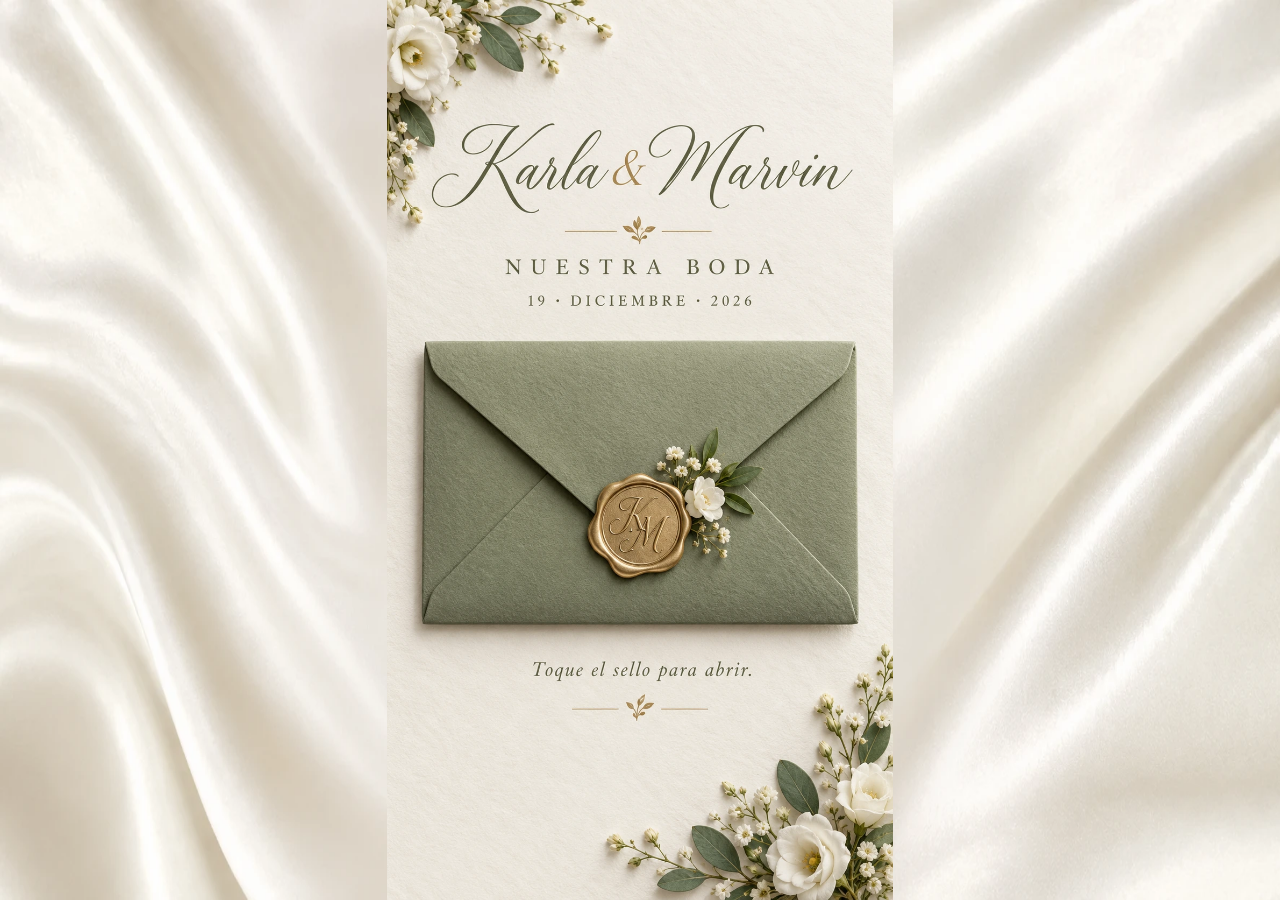
<file: index.html>
<!doctype html><html lang="es"><head><meta charset="utf-8"><meta name="viewport" content="width=device-width,initial-scale=1"><meta name="theme-color" content="#f8f5ed"><meta name="description" content="Karla Monge y Marvin Reyes · Nuestra boda · 19 de diciembre de 2026"><title>Karla & Marvin · Nuestra boda</title><link rel="preload" as="image" href="sobre-v2.webp"><link rel="preload" as="image" href="compromiso-original-v2.jpg"><link rel="stylesheet" href="style-satin.css?v=8"><link rel="stylesheet" href="invitation-cloud.css?v=1"><script src="invitation-cloud.js?v=3" defer></script><link rel="canonical" href="https://noahlab2026.github.io/invitacion-boda-karla-y-marvin/"><meta property="og:type" content="website"><meta property="og:locale" content="es_SV"><meta property="og:site_name" content="Nuestra boda · Karla y Marvin"><meta property="og:title" content="Estás invitado a nuestra boda · Karla y Marvin"><meta property="og:description" content="19 de diciembre de 2026 · Con el corazón lleno de amor, queremos compartir este día contigo. Toca para abrir nuestra invitación."><meta property="og:url" content="https://noahlab2026.github.io/invitacion-boda-karla-y-marvin/?sobre=20261103"><meta property="og:image" content="https://noahlab2026.github.io/invitacion-boda-karla-y-marvin/sobre-whatsapp.jpg"><meta property="og:image:secure_url" content="https://noahlab2026.github.io/invitacion-boda-karla-y-marvin/sobre-whatsapp.jpg"><meta property="og:image:type" content="image/jpeg"><meta property="og:image:width" content="941"><meta property="og:image:height" content="1672"><meta property="og:image:alt" content="Sobre verde salvia con sello dorado y flores blancas. Boda de Karla y Marvin, 19 de diciembre de 2026."><meta name="twitter:card" content="summary_large_image"><meta name="twitter:title" content="Estás invitado a nuestra boda · Karla y Marvin"><meta name="twitter:description" content="19 de diciembre de 2026 · Toca para abrir nuestra invitación."><meta name="twitter:image" content="https://noahlab2026.github.io/invitacion-boda-karla-y-marvin/sobre-whatsapp.jpg"><style id="croquis-waze-layout">#croquis{aspect-ratio:100/168}#croquis .waze-link{flex-shrink:0;margin-top:2cqw;min-height:9cqw;font-size:3.2cqw;padding:1.5cqw 5cqw}</style></head><body class="closed"><svg class="floral-filter-defs" aria-hidden="true" width="0" height="0" style="position:absolute;pointer-events:none"><defs><filter id="floral-edge-clean" x="-10%" y="-10%" width="120%" height="120%"><feMorphology in="SourceAlpha" operator="erode" radius=".18" result="inner"/><feGaussianBlur in="inner" stdDeviation=".26" result="soft"/><feComposite in="SourceGraphic" in2="soft" operator="in"/></filter></defs></svg><audio id="music" src="all-of-me.mp3" preload="auto" loop></audio>
<div id="entrance" class="entrance"><div class="entrance-art original-envelope-scene"><div class="physical-envelope" aria-hidden="true"><div class="envelope-back"></div><div class="envelope-insert"><div class="flower-corner top-left" aria-hidden="true"></div><div class="flower-corner bottom-right" aria-hidden="true"></div><span class="insert-kicker">Nuestro para siempre</span><img src="compromiso-original-v2.jpg" alt=""><span>Karla <span class="normal-amp">&amp;</span> Marvin</span></div><div class="envelope-flap"></div><div class="envelope-pocket"></div></div><img class="original-envelope-image" src="sobre-v2.webp" alt="Karla y Marvin. Nuestra boda, 19 de diciembre de 2026. Sobre verde salvia con sello de cera dorado. Toque el sello para abrir." width="941" height="1672"><button id="seal" aria-label="Abrir la invitación de Karla y Marvin"><span class="sr-only">Abrir el sobre</span></button></div></div>
<main id="invitation" hidden><section id="engagement-intro" class="engagement-intro art-panel live-sheet photo-sheet" aria-label="Nuestra boda"><div class="engagement-card">
<div class="engagement-frame"><svg class="photo-wave" role="img" aria-labelledby="photo-description" preserveAspectRatio="none"><title id="photo-description">El momento en que Marvin le propuso matrimonio a Karla, junto al mar</title><defs><filter primitiveUnits="objectBoundingBox" id="wave-soft-edge" x="-10%" y="-10%" width="120%" height="120%"><feGaussianBlur stdDeviation=".012"/></filter><filter id="photo-side-softness" x="-20%" y="-20%" width="140%" height="140%"><feGaussianBlur stdDeviation="18"/></filter><mask id="wave-photo-mask" maskUnits="objectBoundingBox" maskContentUnits="objectBoundingBox" x="0" y="0" width="1" height="1"><path fill="white" filter="url(#wave-soft-edge)" d="M-.06 .045 C.15 -.015 .29 .105 .5 .055 C.72 .005 .86 .07 1.06 .035 L1.06 .95 C.8 .88 .59 1.014 .333 .957 C.167 .919 .056 .929 -.06 .957 Z"><animate attributeName="d" dur="11s" repeatCount="indefinite" values="M-.06 .045 C.15 -.015 .29 .105 .5 .055 C.72 .005 .86 .07 1.06 .035 L1.06 .95 C.8 .88 .59 1.014 .333 .957 C.167 .919 .056 .929 -.06 .957 Z;M-.06 .065 C.15 .105 .29 -.015 .5 .045 C.72 .09 .86 .005 1.06 .06 L1.06 .967 C.8 1.005 .59 .905 .333 .94 C.167 .986 .056 .971 -.06 .943 Z;M-.06 .045 C.15 -.015 .29 .105 .5 .055 C.72 .005 .86 .07 1.06 .035 L1.06 .95 C.8 .88 .59 1.014 .333 .957 C.167 .919 .056 .929 -.06 .957 Z" calcMode="spline" keyTimes="0;.5;1" keySplines=".42 0 .58 1;.42 0 .58 1"/></path></mask></defs><g mask="url(#wave-photo-mask)"><image class="photo-backdrop" href="compromiso-original-v2.jpg" width="100%" height="100%" preserveAspectRatio="xMidYMid slice" filter="url(#photo-side-softness)" opacity=".32"/><image class="photo-original" href="compromiso-original-v2.jpg" width="100%" height="100%" preserveAspectRatio="xMidYMax slice"/></g></svg></div>
<div class="intro-copy" id="home" tabindex="-1"><div class="flower-corner top-left" aria-hidden="true"></div><div class="flower-corner bottom-right" aria-hidden="true"></div><p class="opening-copy intro-word">Con el corazón lleno de amor queremos invitarte al día más importante de nuestras vidas.</p><p class="cover-celebration intro-word">Nuestra boda</p><h1 class="intro-names intro-word">Karla <span class="normal-amp">&amp;</span> Marvin</h1><p class="cover-full-names intro-word">Karla Monge · Marvin Reyes</p><div class="gold-rule" aria-hidden="true">♡</div><button id="continue-invitation" hidden class="intro-button" aria-label="Desliza hacia arriba o toca para seguir leyendo">Desliza <span class="swipe-arrow" aria-hidden="true">↑</span></button></div></div></section>





<div class="invitation-sheet"><section id="story" class="art-panel live-sheet animated-sheet " style="--ratio:.66666667"><div class="sheet-content"><p class="eyebrow">Con la bendición de Dios</p><div class="gold-rule" aria-hidden="true">♡</div><blockquote>“Así que ya no son dos, sino uno solo. Por tanto, lo que Dios ha unido, que no lo separe nadie.”</blockquote><p class="verse-reference">Mateo 19:6</p></div></section></div>
<div class="invitation-sheet"><section id="details" class="art-panel live-sheet animated-sheet " style="--ratio:.66666667"><div class="sheet-content"><h2>Reserve este día</h2><p class="date-day">Sábado</p><p class="date-number">19</p><p class="date-month">Diciembre · 2026</p><p class="date-hour">4:45 p. m.</p><div class="gold-rule" aria-hidden="true">♡</div><div class="countdown" aria-label="Cuenta regresiva hasta la boda"><div><b id="days">00</b><span>DÍAS</span></div><div><b id="hours">00</b><span>HORAS</span></div><div><b id="minutes">00</b><span>MINUTOS</span></div><div><b id="seconds">00</b><span>SEGUNDOS</span></div></div><p class="sheet-copy" id="countdown-caption">Cada vez más cerca de nuestro gran día.</p><a class="elegant-button" href="boda-karla-marvin.ics" download="Boda-Karla-Marvin.ics">Guardar fecha</a></div></section></div>
<div class="invitation-sheet"><section id="venue" class="art-panel live-sheet" style="--ratio:0.66666667"><div class="sheet-content"><p class="eyebrow">Nuestro lugar especial</p><h2>Aquí celebraremos<br>nuestro sí</h2><div class="gold-rule" aria-hidden="true">♡</div><h3>Cabañas<br>Vistas del Volcán</h3><div class="event-times"><div><span>Ceremonia<br>civil-religiosa</span><strong>4:45</strong><small>p. m.</small></div><div><span>Recepción</span><strong>5:45</strong><small>p. m.</small></div></div><p class="sheet-copy venue-address">Kilómetro 18½, calle al Boquerón,<br>El Boquerón, Santa Tecla.</p><p class="sheet-copy">La ceremonia y la recepción<br>serán en el mismo lugar.</p><a class="elegant-button" href="https://www.google.com/maps/search/?api=1&amp;query=13.721517%2C-89.273716" target="_blank" rel="noopener">Cómo llegar <span aria-hidden="true">↗</span></a></div></section></div>
<div class="invitation-sheet"><section id="croquis" class="art-panel live-sheet animated-sheet croquis-sheet" style="--ratio:.66666667"><div class="sheet-content"><h2>Nuestro croquis</h2><button id="open-croquis" class="croquis-sheet-preview" type="button" aria-haspopup="dialog" aria-label="Ampliar croquis de Vistas del Volcán"><img src="croquis-vistas-volcan.jpg" alt="Croquis de Vistas del Volcán con referencias para llegar desde la calle al Boquerón."></button><p class="sheet-copy">Kilómetro 18½, calle al Boquerón,<br>El Boquerón, Santa Tecla.</p><a class="elegant-button waze-link" href="https://www.waze.com/ul?ll=13.721517%2C-89.273716&amp;navigate=yes" target="_blank" rel="noopener">Abrir en Waze <span aria-hidden="true">↗</span></a></div></section></div>
<div class="invitation-sheet"><section id="itinerary" class="art-panel live-sheet animated-sheet " style="--ratio:.66666667"><div class="sheet-content"><h2>Así viviremos<br>este día</h2><p class="itinerary-date">19 de diciembre de 2026</p><ol class="timeline-list"><li><span class="timeline-icon" aria-hidden="true" style="--icon-y:42.2cqw"></span><time>4:45 <small>p. m.</small></time><span>Ceremonia</span></li><li><span class="timeline-icon" aria-hidden="true" style="--icon-y:56.3cqw"></span><time>5:45 <small>p. m.</small></time><span>Cóctel y fotos</span></li><li><span class="timeline-icon" aria-hidden="true" style="--icon-y:71cqw"></span><time>6:15 <small>p. m.</small></time><span>Brindis</span></li><li><span class="timeline-icon" aria-hidden="true" style="--icon-y:85.5cqw"></span><time>6:20 <small>p. m.</small></time><span>Cena</span></li><li><span class="timeline-icon" aria-hidden="true" style="--icon-y:100.3cqw"></span><time>7:00 <small>p. m.</small></time><span>Fiesta</span></li><li><span class="timeline-icon" aria-hidden="true" style="--icon-y:114.5cqw"></span><time>9:00 <small>p. m.</small></time><span>Pastel</span></li><li><span class="timeline-icon" aria-hidden="true" style="--icon-y:129.5cqw"></span><time>10:45 <small>p. m.</small></time><span>Fin del evento</span></li></ol></div></section></div>
<div class="invitation-sheet"><section id="dress" class="art-panel live-sheet animated-sheet " style="--ratio:.66666667"><div class="sheet-content"><p class="eyebrow">Para una noche especial</p><h2>Vestimenta formal</h2><div class="dress-figures" role="img" aria-label="Figuras de vestido y traje de vestimenta formal, sin rellenos de color"></div><p class="sheet-copy">No olvides tu abrigo.</p></div></section></div>
<div class="invitation-sheet"><section id="adults" class="art-panel live-sheet animated-sheet " style="--ratio:.66666667"><div class="sheet-content"><p class="eyebrow">Una celebración especial</p><h2>Solo para adultos</h2><div class="gold-rule" aria-hidden="true">♡</div><p class="adults-copy">Queremos que disfrutes con nosotros sin preocupaciones, por lo que el evento es exclusivamente para adultos. ¡Gracias por tu comprensión y amor!</p></div></section></div>
<div class="invitation-sheet"><section id="gifts" class="art-panel live-sheet" style="--ratio:0.66666667"><div class="sheet-content"><p class="eyebrow">Un detalle con amor</p><h2>Regalos de sobre</h2><div class="gold-rule" aria-hidden="true">♡</div><div class="gift-envelope" aria-hidden="true"><span>♡</span></div><p class="sheet-copy">Tu presencia es nuestro mejor regalo.</p><p class="sheet-copy">Si deseas tener un detalle con nosotros,<br>agradeceremos tu regalo de sobre.</p><p class="script-note">Gracias por acompañarnos</p></div></section></div>
<div class="invitation-sheet"><section id="rsvp" class="art-panel live-sheet" style="--ratio:0.66666667"><div class="sheet-content"><p class="eyebrow">Nos encantará tenerte cerca</p><h2>Un lugar<br>especial para ti</h2><div class="gold-rule" aria-hidden="true">♡</div><p class="sheet-copy" id="reservation-copy">Estamos muy felices de poder compartir este día contigo, por ser un evento íntimo y especial hemos reservado exclusivamente 1 espacio para ti.</p><p class="reserved-spaces"><strong id="reserved-count">1</strong><span id="reserved-label">espacio reservado para ti</span></p><p class="rsvp-deadline">Confirma tu asistencia a más tardar el<br><strong><time datetime="2026-12-01">1 de diciembre de 2026</time></strong>.</p><a id="confirm-link" class="elegant-button" href="https://wa.me/50373171809?text=%C2%A1Hola!%20Confirmo%20mi%20asistencia%20a%20la%20boda%20de%20Karla%20y%20Marvin.%20Tengo%201%20espacio%20reservado.%20%F0%9F%A4%8D" target="_blank" rel="noopener">Confirmar asistencia <span aria-hidden="true">↗</span></a><button id="open-letter" class="letter-button" aria-haspopup="dialog" aria-controls="personal-letter" aria-label="Toca el sobre para leer la carta de Karla y Marvin" title="Toca el sobre para leer la carta"><span class="mini-envelope" aria-hidden="true"><span class="mini-wax">♡</span><span class="tap-cue"><svg viewBox="0 0 24 24" fill="none" stroke="currentColor" stroke-width="1.4" stroke-linecap="round" stroke-linejoin="round"><path d="M8 13V5a2 2 0 0 1 4 0v7m0-3a2 2 0 0 1 3 1v2m0-1a2 2 0 0 1 3 1v2m0-1a2 2 0 0 1 3 1v4c0 3-2 5-5 5h-3c-2 0-3-1-4-3l-4-6a2 2 0 0 1 3-2l1 2"/></svg></span></span></button></div></section></div>
<div class="invitation-sheet"><footer class="art-panel live-sheet animated-sheet closing-sheet" style="--ratio:.66666667"><div class="sheet-content"><p class="eyebrow">Con todo nuestro cariño</p><h2>Gracias por acompañarnos<br>en nuestro para siempre</h2><div class="gold-rule" aria-hidden="true">♡</div><p class="closing-names">Karla <span class="normal-amp">&amp;</span> Marvin</p><p class="cover-date">19 de diciembre de 2026</p><button id="close-invitation" class="elegant-button close-invitation" type="button">Cerrar invitación <span aria-hidden="true">✉</span></button><p class="close-invitation-note">Volver al sobre</p></div></footer></div></main><dialog id="personal-letter" aria-labelledby="letter-title"><div class="letter-scene"><button class="close-letter" id="close-letter" aria-label="Cerrar la carta" autofocus>×</button><div class="letter-envelope" aria-hidden="true"><span>♡</span></div><article class="personal-paper"><div class="flower-corner top-left" aria-hidden="true"></div><div class="flower-corner bottom-right" aria-hidden="true"></div><p class="letter-kicker">Con mucho cariño</p><h2 id="letter-title">Para ti</h2><div class="gold-rule" aria-hidden="true">♡</div><p id="letter-message">Hay personas que hacen nuestra historia más bonita. Tú eres una de ellas y nos encantará tenerte cerca al comenzar esta nueva etapa.</p><p class="letter-signature">Karla <span class="normal-amp">&amp;</span> Marvin</p><p class="letter-date">19 de diciembre de 2026</p></article></div></dialog><dialog id="venue-croquis" aria-label="Croquis de Vistas del Volcán"><button id="close-croquis" class="close-letter" aria-label="Cerrar croquis">×</button><img src="croquis-vistas-volcan.jpg" alt="Croquis: Vistas del Volcán, kilómetro 18 y medio, calle al Boquerón, Santa Tecla; referencias Casa del Árbol, Linda Vista Garden, Volcatenango y Montemilia."><p>Kilómetro 18½, calle al Boquerón, Santa Tecla.</p></dialog><script src="invitation-config.js?v=1"></script><script src="app.js?v=20"></script></body></html>
</file>
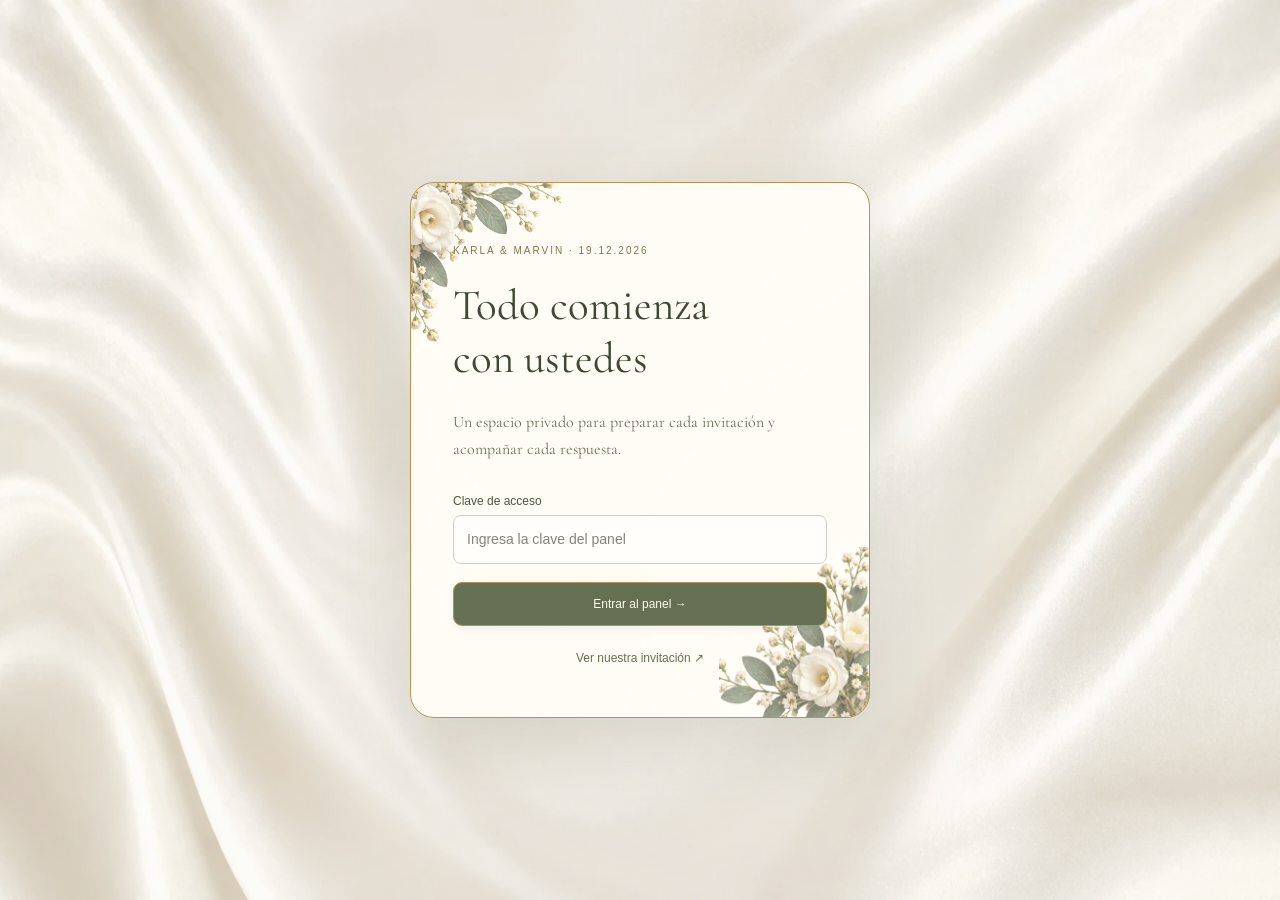
<file: panel.html>
<!doctype html><html lang="es"><head><meta charset="utf-8"><meta name="viewport" content="width=device-width,initial-scale=1"><meta name="robots" content="noindex,nofollow"><meta name="referrer" content="no-referrer"><title>Nuestra boda · Panel de invitados</title><link rel="stylesheet" href="panel.css?v=4"><script src="xlsx.full.min.js" defer></script><script src="panel.js?v=8" defer></script><style>#delete-dialog{max-width:min(92vw,480px)}#delete-dialog p{line-height:1.6}#delete-dialog .actions{margin-top:24px;gap:12px}#delete-dialog .primary,#delete-invitation{color:#fff;background:#8b4242;border-color:#8b4242}</style></head><body><section id="login-screen" class="login-screen"><div class="login-card"><p class="tiny">KARLA & MARVIN · 19.12.2026</p><h1>Todo comienza<br>con ustedes</h1><p>Un espacio privado para preparar cada invitación y acompañar cada respuesta.</p><form id="login-form"><label>Clave de acceso<input id="access-key" type="password" autocomplete="current-password" maxlength="1024" required placeholder="Ingresa la clave del panel"></label><button class="primary" id="login-button">Entrar al panel →</button><p id="login-error" role="alert"></p></form><a href="./" class="login-link" target="_blank" rel="noopener">Ver nuestra invitación ↗</a></div></section><main class="shell" id="panel-shell" hidden><nav class="panel-nav" aria-label="Panel de invitados"><a class="brand" href="#summary-section">Karla <span>&amp;</span><br>Marvin<small>NUESTRA BODA · 19.12.2026</small></a><div><a href="#summary-section">⌂ &nbsp; Resumen</a><a href="#guest-section">♧ &nbsp; Invitados y respuestas</a><a href="#create-section">＋ &nbsp; Nueva invitación</a><a href="#import-section">⇅ &nbsp; Mi lista y respaldos</a><a href="./" target="_blank" rel="noopener">↗ &nbsp; Ver invitación</a><button id="logout">Cerrar sesión</button></div><span class="nav-ornament" aria-hidden="true">❧ ♡ ❧</span></nav><header><a class="preview" href="#create-section">＋ Nueva invitación</a><p class="tiny">CADA INVITADO, PARTE DE NUESTRA HISTORIA</p><h1>Nuestros invitados</h1><p class="subtitle">Cada detalle para nuestro gran día · Karla &amp; Marvin</p><div class="divider">♡</div></header><div class="storage"><div><span class="status-dot"></span><strong id="sync-status">Conectando</strong><span id="sync-time"></span></div><button id="refresh">↻ Actualizar respuestas</button></div>
<div class="stats" id="summary-section"><div class="card"><span>Enlaces creados</span><strong id="total">0</strong></div><div class="card"><span>Personas confirmadas</span><strong id="confirmed">0</strong></div><div class="card"><span>Invitaciones pendientes</span><strong id="pending">0</strong></div><div class="card"><span>No asistirán</span><strong id="declined-total">0</strong></div></div>

<section class="card list" id="guest-section"><div class="section-head"><h2>Lista de invitados</h2><button id="export-list">↓ Exportar Excel</button></div><div class="list-tools"><div class="filters" role="group" aria-label="Filtrar invitaciones"><button data-filter="all" class="active">Todas</button><button data-filter="pending">Pendientes</button><button data-filter="confirmed">Confirmadas</button><button data-filter="declined">No asistirán</button><button data-filter="archived">Archivadas</button></div><input id="search" type="search" placeholder="Buscar nombre o código" aria-label="Buscar nombre o código"></div><div class="table-wrap"><table><thead><tr><th>Invitación</th><th>Espacios</th><th>Estado</th><th>Respuesta</th><th>Acciones</th></tr></thead><tbody id="rows"></tbody></table></div><p id="empty" class="empty">Aquí comenzará la lista de quienes compartirán este día con ustedes.</p><p class="hint">Después de enviar por WhatsApp, pulsa «Marcar enviada». Puedes marcar también las invitaciones que ya compartiste. El estado de envío es independiente de la respuesta de asistencia. Las respuestas se guardan desde la invitación. Pulsa Actualizar respuestas para ver las más recientes; también puedes registrarlas manualmente.</p></section>
<section class="card create" id="create-section"><h2><span class="icon">⌁</span> Nueva invitación</h2><div class="create-grid"><form id="create-form"><div class="field-grid"><label>Nombre (opcional)<input id="guest-first" maxlength="80" placeholder="Sin nombre: invitación general"></label><label>Apellido (opcional)<input id="guest-last" maxlength="80" placeholder="Apellido del invitado"></label></div><div class="field-grid"><label>Espacios reservados<div class="stepper"><button type="button" id="less" aria-label="Disminuir espacios">−</button><input id="spaces" type="number" min="1" max="50" step="1" value="1" required><button type="button" id="more" aria-label="Aumentar espacios">+</button></div></label><label>WhatsApp del invitado (opcional)<input id="phone" type="tel" maxlength="20" placeholder="Código de país y número"></label></div><label>Dedicatoria en el sobrecito (opcional)<textarea id="message" maxlength="1500" rows="3" placeholder="Si lo dejas vacío, usaremos la dedicatoria de la invitación."></textarea></label><button class="primary" type="submit">Crear enlace <span>→</span></button><p class="hint">Puedes crear una invitación sin escribir el nombre del invitado.</p></form><div class="link-preview" id="ready"><div class="tiny">UN MOMENTO PARA COMPARTIR</div><h3>Una invitación especial</h3><p>Genera un enlace con los espacios y la dedicatoria que elegiste.</p><div id="ready-actions" hidden><label>Enlace listo<input id="ready-url" readonly></label><div class="actions"><button id="copy-ready">Copiar enlace</button><a id="share-ready" target="_blank" rel="noopener">WhatsApp ↗</a><a id="open-ready" target="_blank" rel="noopener">Ver invitación ↗</a></div></div><span class="ornament">❧</span></div></div></section><section class="card imports" id="import-section"><div><h2>Tu lista, de una sola vez</h2><p>Descarga la plantilla, completa los invitados y súbela para crear sus enlaces.</p><div class="actions"><button id="template">↓ Plantilla de Excel</button><label class="button">↑ Subir lista<input hidden id="import-file" type="file" accept=".xlsx,.csv"></label></div></div><div><h3>Una copia de todo</h3><p>Guarda una copia de tu lista. Tu información se comparte entre dispositivos al ingresar al panel.</p><div class="actions"><button id="backup">Guardar respaldo</button><button id="migrate-local">Recuperar lista de este navegador</button><label class="button">Restaurar respaldo<input hidden id="restore-file" type="file" accept=".json"></label></div></div></section><footer>Hecho con cariño para Karla y Marvin <span>♡</span></footer></main>
<dialog id="edit-dialog"><form id="edit-form"><button type="button" class="close" aria-label="Cerrar">×</button><p class="tiny">UN LUGAR EN NUESTRA HISTORIA</p><h2 id="edit-title">Invitación</h2><label>Nombre completo<input id="edit-name" maxlength="160"></label><label>Espacios reservados<input id="edit-spaces" type="number" min="1" max="50" required></label><label>WhatsApp (opcional)<input id="edit-phone" type="tel" maxlength="20"></label><label>Dedicatoria<textarea id="edit-message" maxlength="1500" rows="3"></textarea></label><label>Respuesta<select id="edit-status"><option value="pending">Pendiente</option><option value="confirmed">Confirmada</option><option value="declined">No asistirá</option></select></label><label>Personas que asistirán<input id="edit-attending" type="number" min="0" max="50" value="0" required></label><p class="hint">Los cambios se reflejan en el mismo enlace. Las invitaciones anteriores a esta conexión deben compartirse de nuevo.</p><button class="primary">Guardar cambios</button><button type="button" id="archive">Archivar invitación</button><p class="hint">Archivar desactiva su enlace. Puedes recuperar invitaciones archivadas desde el filtro Archivadas.</p></form></dialog>
<dialog id="import-dialog"><button class="close" aria-label="Cerrar">×</button><h2>Revisar lista</h2><p id="import-summary"></p><div id="import-preview"></div><button class="primary" id="import-confirm">Crear los enlaces</button></dialog><div id="toast" role="status" aria-live="polite"></div></body></html>
</file>
<file: style-satin.css>
*{box-sizing:border-box}html{scroll-behavior:smooth;scroll-padding-top:0}body{margin:0;background:#f8f5ed;color:#606b50;font-family:Georgia,serif}.closed{overflow:hidden}[hidden]{display:none!important}.sr-only{position:absolute;width:1px;height:1px;padding:0;margin:-1px;overflow:hidden;clip:rect(0,0,0,0);white-space:nowrap;border:0}button,a{-webkit-tap-highlight-color:transparent}a{color:inherit}button:focus-visible,a:focus-visible,.itinerary-scroll:focus-visible{outline:2px solid #ac863f;outline-offset:4px}.entrance{position:fixed;inset:0;z-index:100;display:grid;place-items:center;background:#f8f5ed;overflow:auto;transition:opacity 1.2s,visibility 1.2s}.entrance-art{position:relative;width:min(100vw,56.28svh);transition:transform 1.7s,filter 1.7s}.entrance-art>img{display:block;width:100%;height:auto}#seal{position:absolute;left:37%;top:52.5%;width:28%;height:11%;border:0;background:transparent;cursor:pointer;border-radius:50%;transition:box-shadow .4s}#seal:hover{box-shadow:0 0 30px #d8ba6860}.opening .entrance-art{transform:scale(1.06) translateY(-8px);filter:brightness(1.05)}.finished{opacity:0;visibility:hidden}main{max-width:1100px;margin:auto}.art-panel{position:relative;container-type:inline-size;max-width:660px;margin:0 auto;overflow:hidden}.panel-image{display:block;width:100%;height:auto}.real-photo{position:absolute;left:7.35%;top:4.95%;width:85.32%;height:50.02%;object-fit:contain;object-position:center;background:#f8f5ed;background-image:url('paper-v2.webp');background-size:300px}.hotspot{position:absolute;display:block;border-radius:35px;transition:box-shadow .3s,background .3s}.hotspot:hover{box-shadow:0 0 0 3px #b3955260;background:#ffffff0c}.story-link{left:31%;top:92.3%;width:40%;height:5%}.save-date{left:30.5%;top:79%;width:38%;height:7%}.confirm{left:20.5%;top:73%;width:59%;height:8.5%}.countdown{position:absolute;left:5%;top:61.8%;width:90%;height:10.1%;display:grid;grid-template-columns:repeat(4,1fr);background:#f8f6ef;background-image:url('paper-v2.webp');background-size:300px}.countdown>div{display:flex;flex-direction:column;align-items:center;justify-content:center;position:relative}.countdown>div+div:before{content:'';position:absolute;left:0;top:12%;height:75%;width:1px;background:#b49a63}.countdown b{font-size:9cqw;font-weight:400;line-height:1.1}.countdown span{font-size:1.7cqw;letter-spacing:.2cqw;margin-top:1cqw}.itinerary{max-width:1100px;margin:0 auto;background:#faf7f0}.itinerary-scroll{overflow-x:auto;scrollbar-width:thin;scrollbar-color:#bda16a #eee9df}.itinerary-scroll>img{display:block;width:100%;min-width:1050px;height:auto}.swipe-hint{text-align:center;margin:0;padding:14px 0 6px;font-size:12px;letter-spacing:1px}.swipe-hint span{color:#b49a63}@media(min-width:1100px){.swipe-hint{display:none}}@media(prefers-reduced-motion:reduce){html{scroll-behavior:auto}.entrance,.entrance-art,.hotspot{transition:none}}
/* Center each invitation sheet when scrolling stops. */
html{scroll-snap-type:y mandatory;scroll-padding-top:0;scroll-padding-bottom:0}
.art-panel{width:min(100%,660px,calc((100svh - 40px)*var(--ratio, .666667)));scroll-snap-align:center;scroll-snap-stop:always;margin-top:20px;margin-bottom:20px}
.itinerary{scroll-snap-align:center;scroll-snap-stop:always;margin-top:35px;margin-bottom:35px}

@media(prefers-reduced-motion:reduce){html{scroll-snap-type:y proximity}}

/* Give the opening photo sheet its own full viewport. */
.opening-sheet{min-height:100svh;min-height:100dvh;display:grid;place-items:center;scroll-snap-align:start;scroll-snap-stop:always}
.opening-sheet>.art-panel{margin:0;scroll-snap-align:none}

/* Use the visible phone viewport, including Safari's changing toolbars. */
html{scroll-snap-type:none}
body{overflow:hidden}
main{position:fixed;inset:0 0 auto;height:var(--screen-height,100svh);overflow-y:auto;overflow-x:hidden;scroll-snap-type:y mandatory;scroll-behavior:smooth;-webkit-overflow-scrolling:touch;overscroll-behavior-y:contain}
.art-panel{width:min(100%,660px,calc((var(--screen-height,100svh) - 40px)*var(--ratio,.666667)))}
.opening-sheet{height:var(--screen-height,100svh);min-height:0;padding:20px 0;overflow:hidden}
@media(prefers-reduced-motion:reduce){main{scroll-behavior:auto;scroll-snap-type:y proximity}}

/* Each sheet occupies a whole visible screen, so neighboring artwork stays out of view. */
.invitation-sheet,.opening-sheet{height:var(--screen-height,100svh);min-height:0;display:grid;place-items:center;padding:20px 0;scroll-snap-align:start;scroll-snap-stop:always;overflow:hidden}
.invitation-sheet>.art-panel,.opening-sheet>.art-panel{margin:0;scroll-snap-align:none}


@font-face{font-family:InvitationScript;src:url('script.ttf') format('truetype');font-display:swap}
@font-face{font-family:InvitationSerif;src:url('serif.ttf') format('truetype');font-display:swap}
.live-sheet{font-family:InvitationSerif,Georgia,serif;color:#505c43}
.sheet-content{position:absolute;inset:0;text-align:center;padding:15cqw 9cqw 30cqw;display:flex;flex-direction:column;align-items:center}
.eyebrow{margin:0 0 7cqw;font-size:3cqw;letter-spacing:.5cqw;text-transform:uppercase}
.sheet-content h2{font-family:InvitationScript,cursive;font-size:12cqw;font-weight:400;line-height:1.16;margin:0 0 3cqw}
.gold-rule{display:flex;align-items:center;justify-content:center;gap:2cqw;color:#b29554;font-size:4cqw;width:62%;margin:2cqw auto 5cqw}
.gold-rule:before,.gold-rule:after{content:'';height:1px;background:#b29554;flex:1}
.sheet-content h3{font-size:8cqw;font-weight:400;line-height:1.05;margin:1cqw 0 6cqw}
.sheet-copy{font-size:4.3cqw;line-height:1.4;margin:3cqw 0;max-width:100%}
.event-times{display:grid;grid-template-columns:1fr 1fr;width:100%;margin:0 0 4cqw}
.event-times>div{display:flex;flex-direction:column;justify-content:end;align-items:center}
.event-times>div+div{border-left:1px solid #b29554}
.event-times span{font-size:3.7cqw;line-height:1.1;min-height:8.2cqw;display:flex;align-items:center}
.event-times strong{font-size:11cqw;line-height:1.1;font-weight:400;margin-top:2cqw}
.event-times small{font-size:3.4cqw}
.elegant-button{display:inline-flex;align-items:center;justify-content:center;gap:2cqw;min-height:10cqw;padding:2cqw 5cqw;border:1px solid #c4ac71;box-shadow:inset 0 0 0 2px #f5f0dd40;background:#657052;border-radius:10cqw;color:#fff9ec;text-decoration:none;font-family:InvitationSerif,Georgia,serif;font-size:3.5cqw;letter-spacing:.3cqw;text-transform:uppercase;margin-top:5cqw;transition:transform .3s,box-shadow .3s}
.elegant-button:hover{transform:translateY(-2px);box-shadow:0 6px 20px #505c4326}
#gifts .sheet-content{padding-top:25cqw}
#gifts h2{font-size:13cqw}
.gift-envelope{position:relative;width:29cqw;height:20cqw;border:1px solid #b29554;background:linear-gradient(145deg,#fffaf0,#eee5cf);margin:8cqw 0 7cqw;box-shadow:0 5px 12px #b2955415;border-radius:1cqw}
.gift-envelope:before{content:'';position:absolute;inset:0;background:linear-gradient(33deg,transparent 49.5%,#b29554 50%,transparent 50.5%),linear-gradient(-33deg,transparent 49.5%,#b29554 50%,transparent 50.5%)}
.gift-envelope span{position:absolute;top:35%;left:40%;font-size:6cqw;color:#ac873f;background:#f8f2df;border-radius:50%;line-height:1.2}
.script-note{font-family:InvitationScript,cursive;font-size:7cqw;margin-top:8cqw}
#rsvp .sheet-content{padding-top:13cqw}
#rsvp .eyebrow{margin-bottom:5cqw}
#rsvp .gold-rule{margin-bottom:2cqw}
#reservation-copy{font-size:4.5cqw;line-height:1.35;margin:2cqw 0 4cqw}
.reserved-spaces{display:flex;flex-direction:column;margin:0 0 1cqw}
.reserved-spaces strong{font-size:15cqw;color:#b29554;font-weight:400;line-height:1}
.reserved-spaces span{font-size:4.7cqw}
.letter-button{display:flex;flex-direction:column;align-items:center;gap:2cqw;border:0;padding:4cqw;background:transparent;color:#505c43;font-family:InvitationSerif,Georgia,serif;font-size:4cqw;cursor:pointer;margin-top:3cqw}
.mini-envelope{display:grid;place-items:center;width:11cqw;height:7.5cqw;border:1px solid #b29554;color:#b29554;background:linear-gradient(32deg,transparent 49%,#b2955444 50%,transparent 51%),linear-gradient(-32deg,transparent 49%,#b2955444 50%,transparent 51%);font-size:3cqw;transition:transform .5s,filter .5s}
.letter-button:hover .mini-envelope{transform:translateY(-3px) rotate(-4deg);filter:drop-shadow(0 4px 4px #b2955430)}
#personal-letter{position:fixed;inset:0;width:min(92vw,470px);max-height:calc(var(--screen-height,100svh) - 30px);margin:auto;padding:0;overflow:auto;border:0;background:transparent;color:#505c43;perspective:1000px}
#personal-letter::backdrop{background:#333c2ac7;backdrop-filter:blur(7px);animation:letterBackdrop .7s ease both}
.letter-scene{position:relative;padding:48px 5px 15px;perspective:1000px}
.close-letter{position:absolute;right:9px;top:5px;width:38px;height:38px;z-index:3;border:1px solid #c5ac71;border-radius:50%;background:#f8f5ed;color:#667153;font:26px Georgia;cursor:pointer}
.personal-paper{position:relative;transform-origin:center bottom;background:#f8f5ed url('floral-paper-v3.webp') center bottom/100% auto no-repeat;border:1px solid #d1bd87;padding:38px 32px 110px;text-align:center;box-shadow:0 16px 40px #0003;font-family:InvitationSerif,Georgia,serif;animation:paperUnfold 1.25s cubic-bezier(.18,.7,.2,1) both}
.personal-paper:before{content:'';position:absolute;inset:9px;border:1px solid #b2955450;pointer-events:none}
.letter-kicker{font-size:12px;text-transform:uppercase;letter-spacing:2.5px;margin:0 0 22px}
.personal-paper h2{font-family:InvitationScript,cursive;font-weight:400;font-size:46px;line-height:1.1;margin:0 0 15px}
.personal-paper .gold-rule{font-size:20px;gap:12px;margin:20px auto}
#letter-message{font-size:23px;line-height:1.55;white-space:pre-line;margin:25px 0 30px}
.letter-signature{font-family:InvitationScript,cursive;font-size:38px;margin:0 0 10px}
.letter-date{font-size:11px;letter-spacing:1.5px;text-transform:uppercase}
.personal-paper>*{animation:letterWords .8s ease both;animation-delay:.8s}
#letter-message{animation-delay:1.05s}.letter-signature,.letter-date{animation-delay:1.3s}
.letter-envelope{position:absolute;left:50%;top:0;transform:translateX(-50%);width:100px;height:66px;background:linear-gradient(145deg,#e6dcc0,#fff9ea);border:1px solid #b29554;display:grid;place-items:center;color:#b29554;font-size:25px;z-index:2;animation:envelopeLift 1.15s ease both}
.letter-envelope:before{content:'';position:absolute;inset:0;clip-path:polygon(0 0,100% 0,50% 65%);background:#d9c99e;transform-origin:top;animation:flapOpen .8s ease both}
.letter-envelope span{z-index:1;animation:sealFade .5s ease both}
@keyframes paperUnfold{0%{opacity:0;transform:translateY(90px) rotateX(-65deg) scale(.78)}35%{opacity:1}100%{opacity:1;transform:translateY(0) rotateX(0) scale(1)}}
@keyframes letterWords{from{opacity:0;transform:translateY(12px)}to{opacity:1;transform:translateY(0)}}
@keyframes flapOpen{to{transform:rotateX(180deg)}}
@keyframes sealFade{to{opacity:0}}
@keyframes envelopeLift{0%{opacity:1;transform:translate(-50%,100px) scale(1.3)}70%{opacity:1}100%{opacity:0;transform:translate(-50%,-15px) scale(.75)}}
@keyframes letterBackdrop{from{background:#333c2a00;backdrop-filter:blur(0)}to{background:#333c2ac7;backdrop-filter:blur(7px)}}
@media(max-width:380px){.personal-paper{padding:30px 24px 90px}.personal-paper h2{font-size:39px}#letter-message{font-size:21px}}
@media(prefers-reduced-motion:reduce){#personal-letter::backdrop,.personal-paper,.personal-paper>*,.letter-envelope,.letter-envelope:before,.letter-envelope span{animation:none}.letter-envelope{display:none}.elegant-button,.mini-envelope{transition:none}}

/* The engagement card is revealed before the formal invitation. */
.engagement-intro{position:fixed;inset:0 0 auto;height:var(--screen-height,100svh);z-index:90;display:grid;place-items:center;overflow:hidden;background:#f8f5ed;perspective:1200px;padding:15px}
.engagement-card{width:min(94vw,470px,calc(var(--screen-height,100svh)*.64));height:calc(var(--screen-height,100svh) - 30px);max-height:890px;background:#f8f5ed url('floral-paper-v3.webp') center bottom/100% 100% no-repeat;border:1px solid #c3aa70;box-shadow:0 18px 45px #6b634527;padding:20px 22px 24px;display:flex;flex-direction:column;align-items:center;gap:15px;transform-origin:center bottom;position:relative}
.engagement-card:before{content:'';position:absolute;inset:6px;border:1px solid #b2955438;pointer-events:none}
.engagement-frame{flex:1;min-height:0;width:100%;display:flex;justify-content:center}
.engagement-frame img{display:block;max-width:100%;width:auto;height:100%;object-fit:contain;border:1px solid #b29554;box-shadow:0 0 0 5px #fff9ec}
.engagement-caption{font-family:InvitationScript,cursive;font-size:clamp(27px,6vw,39px);line-height:1.12;text-align:center;margin:0;color:#566248}
.intro-button{position:relative;border:1px solid #b29554;box-shadow:inset 0 0 0 2px #f5f0dd40;border-radius:30px;background:#657052;color:#fff9ec;padding:12px 18px;font-family:InvitationSerif,Georgia,serif;font-size:clamp(14px,3.6vw,19px);cursor:pointer}
.revealing .engagement-card{animation:engagementReveal 1.9s cubic-bezier(.16,.7,.2,1) both;animation-delay:.5s}
.revealing .engagement-caption{animation:letterWords .9s ease both;animation-delay:1.8s}
.revealing .intro-button{animation:letterWords .9s ease both;animation-delay:2.1s}
.leaving{pointer-events:none;animation:introFade .95s ease forwards}
.leaving .engagement-card{animation:engagementLeave .95s cubic-bezier(.3,0,.5,1) forwards}
@keyframes engagementReveal{0%{opacity:0;transform:translateY(38vh) rotateX(-18deg) scale(.9)}35%{opacity:1}100%{opacity:1;transform:translateY(0) rotateX(0) scale(1)}}
@keyframes engagementLeave{to{opacity:0;transform:translateY(-70px) scale(1.03)}}
@keyframes introFade{to{opacity:0}}
.formal-cover .sheet-content{padding-top:24cqw}
.cover-celebration{font:13cqw InvitationScript,cursive;margin:2cqw 0 5cqw}
.formal-cover h1{font-family:InvitationScript,cursive;font-size:19cqw;font-weight:400;line-height:1.1;margin:4cqw 0 6cqw;display:flex;flex-direction:column;gap:2cqw}
.formal-cover h1 span{font-size:9cqw;color:#b29554}
.cover-full-names{font-size:3.3cqw;text-transform:uppercase;letter-spacing:.4cqw;margin:0 0 10cqw}
.cover-date{font-size:5cqw;margin:0 0 3cqw}
.cover-time{font-size:4cqw;margin:0 0 4cqw;letter-spacing:.4cqw}
@media(max-height:600px){.engagement-card{padding:14px 15px;gap:9px}.engagement-caption{font-size:26px}.intro-button{padding:9px 13px;font-size:14px}}
@media(prefers-reduced-motion:reduce){.revealing .engagement-card,.revealing .engagement-caption,.revealing .intro-button,.leaving,.leaving .engagement-card{animation:none}.leaving{opacity:0}}
.formal-cover .sheet-content{padding:0}
.formal-cover .sheet-content>*{position:absolute;left:8%;width:84%;margin:0}
.formal-cover .eyebrow{top:9%}
.formal-cover .cover-celebration{top:15%}
.formal-cover .gold-rule{top:25%;left:23%;width:54%}
.formal-cover h1{top:31%;font-size:16cqw;gap:1cqw}
.formal-cover h1 span{font-size:8cqw}
.formal-cover .cover-full-names{top:64%}
.formal-cover .cover-date{top:72%}
.formal-cover .cover-time{top:78%}
.formal-cover .elegant-button{top:85%;left:23%;width:54%;font-size:3cqw}
/* Fixed proportions keep the live text inside each full invitation sheet. */
#venue .sheet-content,#gifts .sheet-content,#rsvp .sheet-content{padding:0}
#venue .sheet-content>*,#gifts .sheet-content>*,#rsvp .sheet-content>*{position:absolute;left:10%;width:80%;margin:0}
#venue .eyebrow{top:9%}#venue h2{top:16%;font-size:11cqw}#venue .gold-rule{top:35%;left:23%;width:54%}#venue h3{top:42%;font-size:8cqw}#venue .event-times{top:57%}#venue .sheet-copy{top:76%}#venue .elegant-button{top:86%;left:28%;width:44%}
#gifts .eyebrow{top:13%}#gifts h2{top:22%}#gifts .gold-rule{top:34%;left:23%;width:54%}#gifts .gift-envelope{top:43%;left:35.5%;width:29%}#gifts .sheet-copy:nth-of-type(2){top:62%}#gifts .sheet-copy:nth-of-type(3){top:69%}#gifts .script-note{top:81%}
#rsvp .eyebrow{top:8%}#rsvp h2{top:14%}#rsvp .gold-rule{top:34%;left:23%;width:54%}#rsvp #reservation-copy{top:40%;font-size:4.2cqw;line-height:1.3}#rsvp .reserved-spaces{top:62%}#rsvp .elegant-button{top:78%;left:20%;width:60%;font-size:3.3cqw}#rsvp .letter-button{top:88%;padding:0;gap:1cqw;font-size:3.5cqw}
.ceremony-time{position:absolute;left:32%;top:51.1%;width:36%;height:4%;display:grid;place-items:center;background:#f8f6ef url('paper-v2.webp') center/300px;font-family:InvitationSerif,Georgia,serif;font-size:4.6cqw;letter-spacing:.5cqw;color:#606b50}
.entrance{transition:opacity 1.7s ease,visibility 1.7s ease}
.entrance-art{transition:transform 2.5s ease,filter 2.5s ease}
.revealing .engagement-card{animation-duration:2.8s}
.revealing .engagement-caption{animation-delay:2.5s}
.revealing .intro-button{animation-delay:2.9s}
.leaving,.leaving .engagement-card{animation-duration:1.8s}
main{touch-action:pan-x pinch-zoom;scroll-behavior:auto}
@media(prefers-reduced-motion:reduce){.entrance,.entrance-art{transition:none}}

/* One continuous invitation, with natural touch scrolling. */
html{scroll-snap-type:none;scroll-behavior:smooth}
body{overflow:auto}.closed{overflow:hidden}
main{position:relative;inset:auto;height:auto;overflow:visible;max-width:660px;background:#f8f5ed url('paper-v2.webp') center/300px;scroll-snap-type:none;touch-action:auto;overscroll-behavior:auto;box-shadow:0 12px 60px #665c3414}
.invitation-sheet,.opening-sheet{display:contents;height:auto;min-height:0;padding:0;overflow:visible;scroll-snap-align:none}
.art-panel{width:100%;max-width:660px;margin:0;scroll-snap-align:none;scroll-snap-stop:normal}
.formal-cover .opening-copy{top:8%;left:12%;width:76%;font-size:4.3cqw;line-height:1.45}
.formal-cover .cover-celebration{top:25%;font-size:12cqw}
.formal-cover .gold-rule{top:37%}
.formal-cover h1{top:44%;font-size:13cqw;gap:1cqw}
.formal-cover h1 span{font-size:6cqw}
.formal-cover .cover-full-names{top:71%;font-size:3cqw}
.formal-cover .cover-date{top:78%;font-size:4.6cqw}
.formal-cover .cover-time{top:83%;font-size:3.7cqw}
.formal-cover .elegant-button{top:89%}
.motion-ready .art-panel{opacity:0;transform:translateY(24px);transition:opacity 1.45s ease,transform 1.65s cubic-bezier(.18,.65,.25,1)}
.motion-ready .art-panel.is-visible{opacity:1;transform:translateY(0)}
.paper-emerging{animation:continuousPaper 1.8s cubic-bezier(.18,.65,.25,1) both}
@keyframes continuousPaper{from{opacity:0;transform:translateY(100px)}to{opacity:1;transform:translateY(0)}}

/* Real layered envelope: wax, hinged flap, card, then front pocket. */
.real-envelope-scene{width:min(92vw,460px);height:min(var(--screen-height,100svh),850px);display:flex;flex-direction:column;align-items:center;justify-content:center;background:url('floral-paper-v3.webp') center bottom/100% 100% no-repeat;padding:30px 18px;perspective:1400px}
.entrance{background:#f8f5ed;overflow:hidden;transition:opacity 1.8s ease,visibility 1.8s ease}
.opening .real-envelope-scene{transform:none;filter:none}
.envelope-heading{text-align:center;position:relative;z-index:1;margin-bottom:70px;color:#566248}
.envelope-names{font-family:InvitationScript,cursive;font-size:clamp(42px,12vw,64px);line-height:1.15;margin:0 0 20px}
.envelope-subtitle{font-family:InvitationSerif,Georgia,serif;font-size:19px;letter-spacing:6px;text-transform:uppercase;margin:0 0 18px}
.envelope-date{font-size:12px;letter-spacing:3px;text-transform:uppercase;margin:0}
.physical-envelope{width:96%;aspect-ratio:1.55;position:relative;isolation:isolate;perspective:1200px;filter:drop-shadow(0 15px 14px #504b342b)}
.envelope-back,.envelope-pocket,.envelope-flap{position:absolute;inset:0;background-color:#829071;background-image:linear-gradient(#68765b18,#56644726),url('paper-v2.webp');background-blend-mode:multiply;box-shadow:inset 0 0 0 1px #5664474d;border-radius:3px}
.envelope-back{z-index:0;background-color:#657357}
.envelope-flap{z-index:4;clip-path:polygon(0 0,100% 0,50% 62%);transform-origin:50% 0;backface-visibility:visible;transition:transform 1.5s cubic-bezier(.25,.5,.25,1) .35s;background-color:#929e80}
.envelope-pocket{z-index:3;clip-path:polygon(0 0,50% 60%,100% 0,100% 100%,0 100%);background-image:linear-gradient(33deg,transparent 49.7%,#4b593833 50%,transparent 50.3%),linear-gradient(-33deg,transparent 49.7%,#4b593833 50%,transparent 50.3%),url('paper-v2.webp')}
.envelope-insert{position:absolute;z-index:2;left:10%;bottom:7%;width:80%;height:86%;padding:10px;background:#fff9ef;border:1px solid #c4ab70;box-shadow:0 0 0 4px #eee5d4;display:flex;align-items:center;gap:12px;flex-direction:column;overflow:hidden;transform:translateY(0);transition:transform 2.3s cubic-bezier(.2,.65,.2,1) 1.05s}
.envelope-insert img{height:75%;width:100%;object-fit:contain}.envelope-insert span{font-family:InvitationScript,cursive;font-size:24px;color:#566248}
.physical-envelope #seal{z-index:5;left:40%;top:43%;width:20%;height:auto;aspect-ratio:1;min-width:0;min-height:0;border:0;border-radius:50%;background:url('sello-v2.webp') center 48%/135% auto;box-shadow:0 3px 5px #3e331e4d;transition:transform .7s ease,opacity .7s ease;cursor:pointer}
.envelope-instruction{font-family:InvitationSerif,Georgia,serif;font-style:italic;font-size:18px;letter-spacing:1px;margin-top:40px;text-align:center}
.opening .envelope-flap{transform:rotateX(180deg);z-index:1}
.opening .envelope-insert{transform:translateY(-105%)}
.opening .physical-envelope #seal{opacity:0;transform:translateY(15px) scale(.7);pointer-events:none}
.opening .envelope-heading,.opening .envelope-instruction{opacity:0;transition:opacity .8s ease}
.revealing .engagement-card{animation-delay:0s;animation-duration:2.4s}
.revealing .engagement-caption{animation-delay:1.1s}.revealing .intro-button{animation-delay:1.5s}
@media(max-height:650px){.envelope-heading{margin-bottom:40px}.envelope-names{font-size:44px}.envelope-instruction{margin-top:25px}.real-envelope-scene{padding:20px 16px}}
@media(prefers-reduced-motion:reduce){html{scroll-behavior:auto}.motion-ready .art-panel{opacity:1;transform:none;transition:none}.paper-emerging{animation:none}.envelope-flap,.envelope-insert,.physical-envelope #seal{transition:none}.entrance{transition:none}}
/* Restore the original illustrated envelope, retaining the opening choreography. */
.original-envelope-scene{position:relative;width:min(100vw,56.28svh);height:auto;padding:0;background:none;perspective:1400px}
.original-envelope-image{position:relative;display:block;width:100%;height:auto;z-index:4;pointer-events:none;transition:opacity 1.5s ease .2s}
.original-envelope-scene .physical-envelope{position:absolute;left:7.5%;top:37.8%;width:85%;height:31.7%;aspect-ratio:auto;z-index:3}
.original-envelope-scene>#seal{position:absolute;left:37%;top:52.5%;width:28%;height:11%;z-index:5;border:0;background:transparent;box-shadow:none;border-radius:50%;transition:opacity .7s,transform .7s}
.opening .original-envelope-scene{transform:none;filter:none}
.opening .original-envelope-image{opacity:0}
.opening .original-envelope-scene>#seal{opacity:0;pointer-events:none;transform:scale(.8)}
@media(prefers-reduced-motion:reduce){.original-envelope-image{transition:none}}
/* A tactile little envelope, with a quiet visual invitation to tap. */
#rsvp .letter-button{top:88%;left:39%;width:22%;min-height:11cqw;cursor:pointer;perspective:500px}
.mini-envelope{position:relative;width:16cqw;height:10.5cqw;border-radius:1cqw;background:#eee5d0 url('paper-v2.webp') center/200px;border:1px solid #b29554;box-shadow:0 3px 7px #6d5c3638, inset 0 0 0 2px #fff6dc;animation:envelopeInvitation 3.8s ease-in-out infinite;isolation:isolate}
.mini-envelope:before{content:'';position:absolute;inset:0;clip-path:polygon(0 0,100% 0,50% 62%);background:linear-gradient(155deg,#fdf6e8,#d6c49a);transform-origin:top;z-index:1;transition:transform .65s ease}
.mini-envelope:after{content:'';position:absolute;inset:0;background:linear-gradient(33deg,transparent 49%,#b2955455 50%,transparent 51%),linear-gradient(-33deg,transparent 49%,#b2955455 50%,transparent 51%);pointer-events:none}
.mini-wax{position:relative;z-index:2;width:4cqw;height:4cqw;display:grid;place-items:center;color:#6c5321;background:radial-gradient(circle at 35% 25%,#e7cf8c,#ae8739);border:1px solid #b29554;border-radius:50%;box-shadow:0 1px 3px #58441d55;font-size:2.7cqw;transition:opacity .3s}
.tap-cue{position:absolute;right:-4cqw;bottom:-3cqw;width:6cqw;height:6cqw;color:#a68b51;z-index:3;animation:tapInvitation 3.8s ease-in-out infinite;background:#f8f5edcc;border-radius:50%;padding:.4cqw}
.tap-cue svg{display:block;width:100%;height:100%;overflow:visible}
.letter-button:hover .mini-envelope,.letter-button:focus-visible .mini-envelope{box-shadow:0 6px 14px #6d5c3645}
.letter-opening .mini-envelope{animation:none;transform:translateY(-3px)}
.letter-opening .mini-envelope:before{transform:rotateX(180deg)}
.letter-opening .mini-wax,.letter-opening .tap-cue{opacity:0;animation:none}
#letter-message{font-family:InvitationScript,cursive;font-size:31px;line-height:1.55;letter-spacing:.15px}
.personal-paper h2,.letter-signature{font-family:InvitationScript,cursive}
@keyframes envelopeInvitation{0%,100%{transform:translateY(0) rotate(0)}45%{transform:translateY(-4px) rotate(-2deg)}60%{transform:translateY(-4px) rotate(2deg)}}
@keyframes tapInvitation{0%,35%,100%{transform:translate(3px,3px);opacity:.7}45%,60%{transform:translate(0,0);opacity:1}}
@media(max-width:380px){#letter-message{font-size:28px;line-height:1.5}}
@media(prefers-reduced-motion:reduce){.mini-envelope,.tap-cue{animation:none}.mini-envelope:before{transition:none}}

/* Clear Arabic digits, distinct from the invitation lettering. */
#reserved-count,.space-number{font-family:Arial,Helvetica,sans-serif;font-variant-numeric:lining-nums tabular-nums;font-style:normal;font-weight:500;letter-spacing:0}

/* Reveal the entire photograph from invisible softness to full clarity. */
.engagement-card{border:0;box-shadow:none;padding:12px 14px 24px;background-color:#f8f5ed}
.engagement-card:before{display:none}
.engagement-frame{position:relative;align-items:center}
.engagement-frame img{border:0;box-shadow:none;object-fit:contain;height:auto;max-height:100%;width:auto;aspect-ratio:1062/1431;-webkit-mask-image:none;mask-image:none}
.revealing .engagement-card{animation:none}
.revealing .engagement-frame img{animation:engagementPhotoReveal 5s cubic-bezier(.22,.45,.35,1) both;animation-delay:.3s;will-change:opacity,filter}
.revealing .engagement-caption{animation-delay:4.2s}
.revealing .intro-button{animation-delay:4.8s}
@keyframes engagementPhotoReveal{0%{opacity:0;filter:blur(20px)}25%{opacity:.12;filter:blur(15px)}60%{opacity:.65;filter:blur(6px)}100%{opacity:1;filter:blur(0)}}
@media(prefers-reduced-motion:reduce){.revealing .engagement-frame img,.revealing .engagement-caption,.revealing .intro-button{animation:none;filter:none;will-change:auto}}

/* Organic reveal is driven by staggered, overlapping soft masks. */
.revealing .engagement-frame img{animation:none;opacity:1;-webkit-mask-composite:source-over;mask-composite:add;will-change:filter}
.revealing .engagement-caption{animation-delay:5.7s}
.revealing .intro-button{animation-delay:6.2s}
@media(prefers-reduced-motion:reduce){.revealing .engagement-caption,.revealing .intro-button{animation:none;will-change:auto}}

/* Independent paper, decoration and readable content. */
.art-panel{aspect-ratio:2/3;background:#f8f5ed url('paper-v2.webp') center/220px}
.flower-corner{position:absolute;z-index:1;bottom:-1%;width:44%;height:34%;pointer-events:none;background-image:url('floral-paper-v3.webp');background-size:230% 300%;background-repeat:no-repeat;transform-origin:bottom center;will-change:transform;mask-image:radial-gradient(ellipse at bottom left,#000 36%,transparent 78%);-webkit-mask-image:radial-gradient(ellipse at bottom left,#000 36%,transparent 78%)}
.flower-corner.bottom-left{left:-2%;background-position:left bottom}
.flower-corner.bottom-right{right:-2%;background-position:right bottom;mask-image:radial-gradient(ellipse at bottom right,#000 36%,transparent 78%);-webkit-mask-image:radial-gradient(ellipse at bottom right,#000 36%,transparent 78%)}
.flower-corner.top-left{left:-2%;top:-2%;bottom:auto;background-position:right bottom;rotate:180deg}
.flower-corner.top-right{right:-2%;top:-2%;bottom:auto;background-position:left bottom;rotate:180deg}
.sheet-content{z-index:2}.normal-amp{font-family:Georgia,'Times New Roman',serif!important;font-style:normal;font-weight:400}
.formal-cover h1 .name-word{font:inherit;color:inherit}.formal-cover h1 .normal-amp{font-size:6cqw;color:#b29554}
.animated-sheet .sheet-content{position:absolute;inset:0;justify-content:center;padding:20cqw 9cqw 25cqw}
.animated-sheet h2{font-size:12cqw}.animated-sheet .eyebrow{font-size:3cqw;margin:0 0 7cqw}
#story blockquote{font-size:7cqw;line-height:1.45;margin:7cqw 0 8cqw}.verse-reference{font-size:4cqw;letter-spacing:.7cqw;text-transform:uppercase}
#details .sheet-content{justify-content:flex-start;padding:22cqw 8cqw 22cqw}#details h2{margin-bottom:6cqw}.date-day{font-size:4cqw;text-transform:uppercase;letter-spacing:1cqw;margin:0}.date-number{font-size:33cqw;line-height:.95;color:#b29554;margin:2cqw 0}.date-month{font-size:4.7cqw;letter-spacing:.45cqw;text-transform:uppercase;margin:3cqw 0}.date-hour{font-size:4.5cqw;margin:0 0 3cqw}
#details .countdown{position:static;width:100%;height:15cqw;background:transparent;flex-shrink:0}#details .countdown b{font-size:8.2cqw}#details .countdown span{font-size:2cqw}#details .sheet-copy{font-style:italic;font-size:4cqw;margin:6cqw 0 0}#details .elegant-button{margin-top:4cqw}
#itinerary .sheet-content{padding:10cqw 8cqw 15cqw;justify-content:flex-start}#itinerary h2{font-size:11cqw;line-height:1.03;margin-bottom:3cqw}.itinerary-date{font-size:4cqw;letter-spacing:.4cqw;margin:0 0 4cqw}.timeline-list{list-style:none;padding:0;margin:0;width:100%;display:grid;gap:1.8cqw}.timeline-list li{display:grid;grid-template-columns:18cqw 24cqw 1fr;align-items:center;min-height:13.4cqw;border:1px solid #b29554;border-radius:3cqw;padding:0 1cqw;font-size:4.3cqw;background:#f8f5ed55}.timeline-list time{font-size:4.7cqw;border-right:1px solid #b2955480;line-height:1.4}.timeline-list time small{font-size:3cqw}.timeline-list li>span:last-child{padding-left:3cqw;text-align:left}.timeline-icon{width:18cqw;height:12.7cqw;background-image:url('itinerario-c-v4-floral.webp');background-size:100cqw 150cqw;background-position:-13cqw calc(-1 * var(--icon-y));background-repeat:no-repeat}
#dress .sheet-content{padding:20cqw 8cqw 23cqw;justify-content:flex-start}#dress h2{font-size:11cqw}#dress .eyebrow{font-size:2.8cqw;margin-bottom:4cqw}.dress-figures{width:70cqw;height:79cqw;margin:3cqw 0;background:url('vestimenta-v2-floral.webp') -12cqw -45cqw/96cqw 144cqw no-repeat;mask-image:linear-gradient(transparent,#000 3%,#000 97%,transparent);-webkit-mask-image:linear-gradient(transparent,#000 3%,#000 97%,transparent)}#dress .sheet-copy{margin:1cqw 0}
.adults-copy{font-size:5.3cqw;line-height:1.65;margin:8cqw 0}.closing-names{font:12cqw InvitationScript,cursive;margin:8cqw 0}.closing-names .normal-amp{font-size:7cqw}.closing-sheet h2{font-size:11cqw;line-height:1.4}
#venue .sheet-content{padding:12cqw 9cqw 23cqw}#venue .eyebrow{margin-bottom:4cqw}#venue h2{font-size:10.5cqw}#venue h3{font-size:7cqw;margin-bottom:3cqw}#venue .gold-rule{margin-bottom:3cqw}.venue-address{font-size:3.8cqw;line-height:1.5}#venue .event-times{margin-bottom:1cqw}#venue .sheet-copy{margin:2cqw 0;font-size:3.8cqw}#venue .elegant-button{margin-top:2cqw;min-height:9cqw}.croquis-button{cursor:pointer;gap:3cqw}.croquis-button img{width:7cqw;height:7cqw;object-fit:cover;border-radius:50%}
#venue-croquis{width:min(94vw,580px);max-height:90dvh;padding:48px 12px 15px;border:1px solid #b29554;background:#f8f5ed;color:#505c43;overflow:auto;text-align:center}#venue-croquis::backdrop{background:#243019bb;backdrop-filter:blur(6px)}#venue-croquis>img{display:block;width:100%;height:auto}#venue-croquis .close-letter{top:6px;right:8px}#venue-croquis p{font-size:16px;line-height:1.5}
.section-swipe{position:absolute;z-index:3;bottom:3cqw;left:50%;translate:-50% 0;display:flex;align-items:center;gap:2cqw;background:none;border:0;color:#667153;font:2.8cqw InvitationSerif,Georgia;letter-spacing:.25cqw;cursor:pointer;padding:2cqw 4cqw}.swipe-arrow{display:inline-block;font:20px Georgia;animation:swipePrompt 2s ease-in-out infinite}@keyframes swipePrompt{0%,100%{transform:translateY(3px);opacity:.6}50%{transform:translateY(-3px);opacity:1}}
.scroll-title{transform:scale(var(--title-scale,1));transform-origin:center;will-change:transform}
.engagement-card{isolation:isolate;padding:24px 20px 28px;gap:10px;background:#f8f5ed url('paper-v2.webp') center/200px;border:1px solid #cfbd8a;box-shadow:0 16px 42px #665c3420;overflow:hidden;container-type:inline-size}
.engagement-card:before{display:block;inset:7px;border:1px solid #b2955444;z-index:3}.engagement-card>.flower-corner{z-index:1;opacity:.85}.engagement-card>:not(.flower-corner){z-index:2;position:relative}.intro-kicker{font:12px InvitationSerif,Georgia;letter-spacing:2px;text-transform:uppercase;margin:7px 0 0}.intro-names{font:clamp(33px,8vw,47px) InvitationScript,cursive;font-weight:400;margin:0;line-height:1.15}.intro-names .normal-amp{font-size:.64em;color:#b29554}
.engagement-frame{flex:none;height:59%;width:92%;overflow:hidden;transition:height 2.8s cubic-bezier(.2,.65,.3,1);border:0}
.engagement-frame img{height:100%;max-height:100%;max-width:100%;width:auto;object-fit:contain;aspect-ratio:1062/1431}
.photo-settled .engagement-frame{height:39%;border-radius:3px}.photo-settled .engagement-frame img{width:100%;height:100%;object-fit:cover;object-position:center 67%;aspect-ratio:auto;animation:photoReframeMist 2.8s ease both!important}
@keyframes photoReframeMist{0%,100%{filter:blur(0);opacity:1}35%{filter:blur(5px);opacity:.72}}
.engagement-caption{font-size:clamp(26px,6vw,36px);line-height:1.15;margin-top:auto}
.revealing .engagement-card{animation:sheetFromEnvelope 2.3s cubic-bezier(.2,.65,.3,1) both}.revealing .intro-kicker,.revealing .intro-names{animation:letterWords 1.7s ease both;animation-delay:1.1s}.revealing .engagement-caption{animation-delay:9.8s}.revealing .intro-button{animation-delay:10.5s}
@keyframes sheetFromEnvelope{from{opacity:0;transform:translateY(35vh) scale(.78)}to{opacity:1;transform:translateY(0) scale(1)}}
.envelope-insert{background:#f8f5ed url('floral-paper-v3.webp') center/100% 100%;height:130%;padding:14px 10px 35px}.envelope-insert .insert-kicker{font:9px InvitationSerif,Georgia;letter-spacing:1px;text-transform:uppercase}.envelope-insert img{height:62%;width:90%;object-fit:contain}.envelope-insert>span:last-child{font-size:21px}.envelope-insert .normal-amp{font-family:Georgia;font-size:16px}
@media(max-height:650px){.engagement-card{padding:15px 14px 20px;gap:6px}.intro-kicker{font-size:10px}.intro-names{font-size:32px}.engagement-caption{font-size:26px}.engagement-frame{height:55%}.photo-settled .engagement-frame{height:35%}.intro-button{padding:8px 13px}}
@media(prefers-reduced-motion:reduce){.flower-corner,.scroll-title{transform:none!important;will-change:auto}.swipe-arrow{animation:none}.revealing .engagement-card,.revealing .intro-kicker,.revealing .intro-names,.photo-settled .engagement-frame img{animation:none!important}.engagement-frame{transition:none}}
.engagement-frame img{mask-size:100% 100%;-webkit-mask-size:100% 100%;mask-repeat:no-repeat;-webkit-mask-repeat:no-repeat}
/* Transparent original flowers keep the paper continuous during movement. */
.flower-corner{background-image:url('flores-originales.png');background-size:contain;background-position:center!important;width:49%;height:20%;mask-image:none;-webkit-mask-image:none;transform-origin:center;opacity:.95}
.flower-corner.top-left{top:1%;left:-7%;rotate:-32deg}.flower-corner.top-right{top:1%;right:-7%;rotate:32deg}.flower-corner.bottom-left{bottom:0;left:-8%;rotate:32deg}.flower-corner.bottom-right{bottom:0;right:-8%;rotate:-32deg}
.engagement-card{justify-content:center}.engagement-caption{margin-top:16px}
#details .sheet-content{padding:16cqw 8cqw 18cqw}#details h2{margin-bottom:4cqw}#details .sheet-copy{margin-top:4cqw}
#itinerary .sheet-content{padding:7cqw 8cqw 12cqw}#itinerary h2{font-size:10cqw}.timeline-list{gap:1.5cqw}.timeline-list li{min-height:12cqw}.timeline-icon{height:10.8cqw;mix-blend-mode:multiply}
/* Venue additions flow vertically instead of sharing the old fixed positions. */
#venue .sheet-content{padding:10cqw 9cqw 13cqw;justify-content:flex-start}
#venue .sheet-content>*{position:relative;top:auto;left:auto;width:auto;flex-shrink:0}
#venue .eyebrow{font-size:2.8cqw;margin:0 0 2cqw}#venue h2{font-size:9cqw;margin:0 0 2cqw}#venue h3{font-size:6cqw;margin:0 0 3cqw}#venue .gold-rule{width:58%;font-size:3cqw;margin:1cqw auto 3cqw}#venue .event-times{width:100%;margin:0 0 2cqw}#venue .event-times span{font-size:3.2cqw;min-height:6cqw}#venue .event-times strong{font-size:8cqw;margin-top:1cqw}#venue .event-times small{font-size:3cqw}#venue .sheet-copy{font-size:3.4cqw;margin:1cqw 0;line-height:1.45}#venue .elegant-button{width:auto;min-height:8cqw;margin:2cqw 0 0;font-size:3cqw;padding:1cqw 5cqw}.croquis-button img{width:6cqw;height:6cqw}

/* Restore the exact original corner bouquets, independently from the text. */
.art-panel{background:#f8f5ed url('floral-paper-v3.webp') center 30%/100% 300%}
.flower-corner{width:44%;height:40%;opacity:1;background:none!important;mask-image:none;-webkit-mask-image:none;rotate:none;transform-origin:center}
.flower-corner:before{content:'';position:absolute;inset:0;background-image:url('floral-paper-v3.webp');background-size:227.273% 250%;background-repeat:no-repeat;pointer-events:none}
.flower-corner.bottom-left{bottom:-1%;left:-1%}.flower-corner.bottom-left:before{background-position:left bottom;mask-image:radial-gradient(ellipse at 0% 100%,#000 35%,transparent 79%);-webkit-mask-image:radial-gradient(ellipse at 0% 100%,#000 35%,transparent 79%)}
.flower-corner.bottom-right{bottom:-1%;right:-1%}.flower-corner.bottom-right:before{background-position:right bottom;mask-image:radial-gradient(ellipse at 100% 100%,#000 35%,transparent 79%);-webkit-mask-image:radial-gradient(ellipse at 100% 100%,#000 35%,transparent 79%)}
.flower-corner.top-left{top:-1%;left:-1%;rotate:180deg}.flower-corner.top-left:before{background-position:right bottom;mask-image:radial-gradient(ellipse at 100% 100%,#000 35%,transparent 79%);-webkit-mask-image:radial-gradient(ellipse at 100% 100%,#000 35%,transparent 79%)}
.flower-corner.top-right{top:-1%;right:-1%;rotate:180deg}.flower-corner.top-right:before{background-position:left bottom;mask-image:radial-gradient(ellipse at 0% 100%,#000 35%,transparent 79%);-webkit-mask-image:radial-gradient(ellipse at 0% 100%,#000 35%,transparent 79%)}
.engagement-card{background:#f8f5ed url('floral-paper-v3.webp') center 30%/100% 300%}.engagement-card>.flower-corner{opacity:1}.engagement-frame img{will-change:mask-image;filter:none}
.revealing .engagement-caption{animation-delay:9.3s}.revealing .intro-button{animation-delay:10s}
@keyframes photoReframeMist{0%,100%{opacity:1}40%{opacity:.85}}

/* Review version: direct opening, continuous reading and clear text areas. */
.entrance{transition:opacity 1s ease,visibility 1s ease}
.opening .envelope-insert{transform:translateY(-12%)}
.envelope-insert{transition:transform 1.25s cubic-bezier(.2,.65,.2,1) .45s}
.envelope-flap{transition:transform 1.1s cubic-bezier(.25,.5,.25,1) .15s}
.original-envelope-image{transition:opacity .8s ease .1s}
.engagement-intro{position:relative;inset:auto;height:auto;min-height:0;z-index:auto;display:block;padding:0;overflow:hidden;perspective:none}
.engagement-card{width:100%;height:150cqw;max-height:none;padding:20cqw 10cqw 15cqw;border:0;box-shadow:none;gap:2cqw;justify-content:center;background:transparent}
.engagement-card:before{display:none}
.intro-kicker{font-size:2.7cqw;letter-spacing:.35cqw;margin:0;max-width:68%;line-height:1.5}
.intro-names{font-size:10cqw;line-height:1.15;margin:0;max-width:76%;text-align:center}
.engagement-frame{height:75cqw;width:80cqw;flex-shrink:0;transition:height 2.8s cubic-bezier(.2,.65,.3,1)}
.engagement-frame img{height:100%;max-width:100%;width:auto;object-fit:contain}
.photo-settled .engagement-frame{height:49cqw;width:80cqw}
.photo-settled .engagement-frame img{object-fit:cover;object-position:center 68%}
.engagement-caption{font-size:7cqw;line-height:1.2;max-width:65%;margin:2cqw 0 0;text-align:center}
.intro-button{font:3.1cqw InvitationSerif,Georgia;color:#667153;background:transparent;border:0;border-radius:0;box-shadow:none;padding:2cqw 4cqw;margin:1cqw 0;cursor:pointer;letter-spacing:.3cqw}
.revealing .engagement-card{animation:directPaperFade 1.1s ease both}
.revealing .intro-kicker,.revealing .intro-names{animation:letterWords 1.5s ease both;animation-delay:.4s}
.revealing .engagement-caption{animation:letterWords 1.4s ease both;animation-delay:8.8s}
.revealing .intro-button{animation:letterWords 1s ease both;animation-delay:.6s}
@keyframes directPaperFade{from{opacity:0;transform:translateY(10px)}to{opacity:1;transform:translateY(0)}}
.flower-corner{width:31%;height:25%;pointer-events:none;z-index:1;opacity:.95}
.flower-corner.top-left,.flower-corner.top-right{top:-3%}.flower-corner.bottom-left,.flower-corner.bottom-right{bottom:-3%}
.flower-corner:before{animation:bouquetBreathe 6s ease-in-out infinite;transform-origin:50% 75%}
.flower-corner.bottom-right:before{animation-delay:-3s}
@keyframes bouquetBreathe{0%,100%{transform:translate(0,0) rotate(-1.6deg)}50%{transform:translate(4px,-6px) rotate(1.6deg)}}
/* Content stays inside a central readable region, outside both corner bouquets. */
.animated-sheet .sheet-content{padding-left:13cqw;padding-right:13cqw}
.formal-cover .opening-copy{top:15%;left:17%;width:66%;font-size:4cqw}
.formal-cover .cover-celebration{top:30%;left:17%;width:66%;font-size:11cqw}
.formal-cover .gold-rule{top:40%}.formal-cover h1{top:46%;left:17%;width:66%;font-size:12cqw;gap:.7cqw}
.formal-cover .cover-full-names{top:70%;left:15%;width:70%;font-size:2.8cqw}
.formal-cover .cover-date{top:77%;left:17%;width:66%;font-size:4.2cqw}
.formal-cover .cover-time{top:82%;left:17%;width:66%;font-size:3.5cqw}
#story blockquote{font-size:6.1cqw;line-height:1.5}.adults-copy{font-size:4.8cqw;line-height:1.7}
#details .sheet-content{padding:21cqw 13cqw 18cqw}#details h2{font-size:10.5cqw}
#itinerary .sheet-content{padding:20cqw 10cqw 13cqw}#itinerary h2{font-size:9cqw}.timeline-list{gap:1.1cqw}.timeline-list li{min-height:10.8cqw;grid-template-columns:16cqw 22cqw 1fr;font-size:3.8cqw}.timeline-list time{font-size:4.2cqw}.timeline-icon{width:16cqw;height:10.4cqw}
#venue .sheet-content{padding:20cqw 13cqw 13cqw}#venue h2{font-size:8.5cqw}#venue h3{font-size:5.8cqw}#venue .sheet-copy{font-size:3.4cqw}
#dress .sheet-content{padding:24cqw 12cqw 20cqw}#dress h2{font-size:10cqw}.dress-figures{width:70cqw;height:73cqw;flex-shrink:0}
#rsvp .sheet-content>*,#gifts .sheet-content>*{left:15%;width:70%}
#rsvp .eyebrow{top:18%}#rsvp h2{top:25%;font-size:10.5cqw}#rsvp .gold-rule{top:42%;left:23%;width:54%}#rsvp #reservation-copy{top:47%;font-size:3.8cqw;line-height:1.4}#rsvp .reserved-spaces{top:68%}#rsvp .reserved-spaces strong{font-size:11cqw}#rsvp .reserved-spaces span{font-size:3.6cqw}#rsvp .elegant-button{top:80%;left:20%;width:60%;font-size:3cqw}#rsvp .letter-button{top:89%;left:41%;width:18%;min-height:8cqw}
#gifts .eyebrow{top:22%}#gifts h2{top:29%;font-size:11cqw}#gifts .gold-rule{top:40%;left:23%;width:54%}#gifts .gift-envelope{top:48%;left:35.5%;width:29%}#gifts .sheet-copy:nth-of-type(2){top:66%;font-size:4cqw}#gifts .sheet-copy:nth-of-type(3){top:73%;font-size:3.9cqw}#gifts .script-note{top:85%;font-size:6cqw;left:20%;width:60%}
.section-swipe{bottom:1cqw;font-size:2.7cqw;padding:1cqw 3cqw}.petal-field{position:fixed;inset:0;max-width:660px;margin:0 auto;overflow:hidden;pointer-events:none;z-index:1}
.ambient-petal{position:absolute;left:var(--petal-x);top:-25px;width:10px;height:17px;opacity:0;pointer-events:none;animation:petalDrift var(--fall-time) linear infinite;animation-delay:var(--fall-delay);will-change:transform}
.ambient-petal.petal{border-radius:80% 35% 75% 30%;background:linear-gradient(140deg,#fffdf4,#e3d7ba);box-shadow:0 0 3px #b2955430}
.ambient-petal.leaf{border-radius:90% 0 90% 0;background:linear-gradient(135deg,#a1aa88,#727f59);width:11px;height:19px}
@keyframes petalDrift{0%{opacity:0;transform:translate(0,-25px) rotate(0)}10%{opacity:.52}45%{transform:translate(var(--sway),45dvh) rotate(110deg)}90%{opacity:.45}100%{opacity:0;transform:translate(0,calc(100dvh + 35px)) rotate(var(--petal-turn))}}
@media(prefers-reduced-motion:reduce){.petal-field{display:none}.flower-corner:before{animation:none}.revealing .engagement-card,.revealing .intro-kicker,.revealing .intro-names,.revealing .engagement-caption,.revealing .intro-button{animation:none}.engagement-frame{transition:none}}
.engagement-card{padding:18cqw 10cqw 12cqw}.engagement-frame{height:66cqw}
#details .sheet-content{padding:19cqw 13cqw 16cqw}#details h2{margin-bottom:3cqw}.date-number{font-size:28cqw}.date-month{margin:2cqw 0}.date-hour{margin-bottom:2cqw}#details .gold-rule{font-size:3cqw;margin:1cqw auto 3cqw}#details .countdown{height:14cqw}#details .sheet-copy{font-size:3.6cqw;margin-top:3cqw}#details .elegant-button{min-height:9cqw;margin-top:3cqw}
.dress-figures{height:70cqw;background-size:88cqw 132cqw;background-position:-9cqw -38.7cqw}
.flower-corner{width:28%;height:23%}
.envelope-insert{height:86%}

/* Reference IMG_9050: use the actual roses from our approved envelope. */
.art-panel,.engagement-card{background:#f4efe4 url('paper-v2.webp') center/220px;background-blend-mode:multiply}
.flower-corner{width:32%;height:28%;opacity:1}
.flower-corner:before{background-image:url('sobre-v2.webp');background-size:312.5% 357.143%;mask-image:none;-webkit-mask-image:none}
.flower-corner.top-left{top:0;left:0;rotate:none}
.flower-corner.top-left:before{background-position:left top;mask-image:none;-webkit-mask-image:none;clip-path:polygon(0 0,100% 0,100% 25%,65% 38%,39% 43%,30% 65%,20% 100%,0 100%)}
.flower-corner.bottom-right{bottom:0;right:0;rotate:none}
.flower-corner.bottom-right:before{background-position:right bottom;mask-image:none;-webkit-mask-image:none;clip-path:polygon(100% 100%,0 100%,0 80%,25% 65%,47% 50%,68% 28%,80% 0,100% 0)}
.petal-field{position:absolute;inset:0;max-width:none;height:100%;margin:0;overflow:hidden}
.envelope-insert{background:#eee5d5 url('paper-v2.webp') center/180px;background-blend-mode:multiply;border-color:#bea575;box-shadow:0 0 0 3px #dfd0ae}
.envelope-insert>.flower-corner{position:absolute;z-index:0;width:38%;height:31%}
.envelope-insert>.flower-corner:before{background-size:263.158% 322.581%}
.envelope-insert>img,.envelope-insert>span{position:relative;z-index:2}
.personal-paper{background:#f1e9d9 url('paper-v2.webp') center/200px;background-blend-mode:multiply;isolation:isolate}
.personal-paper>.flower-corner{position:absolute;z-index:0;animation:none}
.personal-paper>:not(.flower-corner){position:relative;z-index:2}
.flower-corner:before{mix-blend-mode:multiply}
/* Transparent rose contours eliminate visible paper around the moving bouquets. */
.flower-corner:before{background-image:url('rosas-esquinas-v1.png');clip-path:none!important;mask-image:none!important;-webkit-mask-image:none!important;mix-blend-mode:normal}
/* Fit each complete bouquet inside its corner rather than cutting its stems. */
.flower-corner.top-left:before{background-size:150% auto}
.flower-corner.bottom-right:before{background-size:126% auto}
.envelope-insert>.flower-corner{width:24%;height:45%}
.envelope-insert>.flower-corner.top-left:before{background-size:150% auto}
.envelope-insert>.flower-corner.bottom-right:before{background-size:126% auto}


/* Approved full-width photo: soft dissolve, feathered living wave, original roses. */
#engagement-intro{aspect-ratio:auto;height:auto;min-height:0}
#engagement-intro .engagement-card{display:block;position:relative;height:auto;padding:0;gap:0;animation:none;background:transparent}
#engagement-intro .engagement-frame{display:block;position:relative;width:100%;height:min(77.778cqw,44svh);margin:0;border:0;border-radius:0;overflow:hidden;transition:none;background:transparent}
.photo-wave{display:block;width:100%;height:100%;overflow:visible}
.revealing .photo-wave{animation:photoSoftDissolve 5s cubic-bezier(.35,0,.35,1) both}
@keyframes photoSoftDissolve{from{opacity:0}to{opacity:1}}
#engagement-intro .intro-copy{position:relative;padding:5cqw 12cqw 10cqw;text-align:center;isolation:isolate;outline:none}
#engagement-intro .intro-copy>:not(.flower-corner){position:relative;z-index:2}
#engagement-intro .opening-copy{max-width:100%;font-size:3.8cqw;line-height:1.6;margin:0 auto 5cqw}
#engagement-intro .cover-celebration{font:9cqw InvitationScript,cursive;line-height:1.2;margin:2cqw 0}
#engagement-intro .intro-names{font:13cqw InvitationScript,cursive;font-weight:400;max-width:none;width:100%;margin:1cqw 0 3cqw;line-height:1.3;text-align:center}
#engagement-intro .intro-names .normal-amp{font:6.5cqw Georgia,serif;color:#b29554}
#engagement-intro .cover-full-names{font-size:2.8cqw;letter-spacing:.22cqw;margin:0 0 2cqw}
#engagement-intro .gold-rule{margin:3cqw auto;width:48%}
#engagement-intro .cover-date{font-size:4.6cqw;margin:3cqw 0 2cqw}
#engagement-intro .cover-time,#engagement-intro .intro-reception{font-size:3.5cqw;margin:1.5cqw 0;line-height:1.5}
#engagement-intro .intro-venue{font-size:4.4cqw;line-height:1.5;margin:5cqw 0 3cqw}
#engagement-intro .intro-venue span{font-size:3.4cqw}
#engagement-intro .intro-button{display:inline-flex;align-items:center;gap:2cqw;font-size:3.2cqw;margin:3cqw auto 0;animation:none}
#engagement-intro .intro-copy .flower-corner{width:24%;height:31%;top:auto;bottom:0;opacity:.9}
#engagement-intro .intro-copy .flower-corner.top-left{left:-4%;rotate:180deg}
#engagement-intro .intro-copy .flower-corner.bottom-right{right:-4%}
.revealing .intro-word{animation:wordsSoftDissolve 2.4s cubic-bezier(.2,.65,.3,1) both;animation-delay:1s}
.revealing .intro-word:nth-child(4){animation-delay:1.35s}
.revealing .intro-word:nth-child(5){animation-delay:1.7s}
.revealing .intro-word:nth-child(n+6){animation-delay:2s}
@keyframes wordsSoftDissolve{from{opacity:0;filter:blur(4px);translate:0 9px}to{opacity:1;filter:blur(0);translate:0 0}}
.title-reveal{opacity:0;filter:blur(4px);translate:0 8px;transition:opacity 1.8s ease,filter 1.8s ease,translate 1.8s ease}
.title-reveal.title-revealed{opacity:1;filter:blur(0);translate:0 0}
.closing-sheet .sheet-content{justify-content:center;padding-bottom:15cqw}
.close-invitation{flex-shrink:0;cursor:pointer;font-family:InvitationSerif,Georgia,serif;margin-top:5cqw;gap:2cqw;min-height:11cqw}
.close-invitation-note{font-size:3cqw;margin:2cqw 0 0}
@media(prefers-reduced-motion:reduce){.revealing .photo-wave,.revealing .intro-word{animation:none!important}.title-reveal{opacity:1;filter:none;translate:none;transition:none}}


/* Photo first, then the invitation words; photo reaches almost halfway down. */
#engagement-intro .engagement-frame{height:48svh}
.revealing .intro-copy{animation:introCopyAfterPhoto .1s step-end 5.1s both}
.revealing .intro-word{animation-delay:5.3s}
.revealing .intro-word:nth-child(4){animation-delay:5.65s}
.revealing .intro-word:nth-child(5){animation-delay:6s}
.revealing .intro-word:nth-child(n+6){animation-delay:6.3s}
#engagement-intro.revealing .intro-button{animation:wordsSoftDissolve 1.8s ease 6.6s both}
@keyframes introCopyAfterPhoto{from{opacity:0}to{opacity:1}}
@media(prefers-reduced-motion:reduce){.revealing .intro-copy,#engagement-intro.revealing .intro-button{animation:none!important}}

/* Confirmation deadline remains readable between the reserved places and CTA. */
#rsvp .reserved-spaces{top:64%}
#rsvp .reserved-spaces strong{font-size:9cqw}
#rsvp .reserved-spaces span{font-size:3.4cqw}
#rsvp .rsvp-deadline{top:77%;left:15%;width:70%;margin:0;font-size:3.1cqw;line-height:1.5}
#rsvp .rsvp-deadline strong{font-weight:600;color:#626b52}
#rsvp .elegant-button{top:85%}
#rsvp .letter-button{top:94%}

/* Keep both people inside the taller photo on wide displays, without stretching. */
.photo-wave image{height:max(100%,77.778cqw)}


/* Show the complete original photo; softly extend its colors across the width. */
.photo-wave image{height:100%!important}
/* Explicit state prevents a container animation from hiding every word forever. */
#engagement-intro .intro-copy{animation:none!important;opacity:1;visibility:visible;transition:opacity .6s ease}
#engagement-intro:not(.copy-visible) .intro-copy{opacity:0;visibility:hidden}
#engagement-intro .intro-word,#engagement-intro.revealing .intro-button{animation:none!important}
#engagement-intro.copy-visible .intro-word{animation:wordsSoftDissolve 1.8s ease .1s both!important}
#engagement-intro.copy-visible .intro-word:nth-child(4){animation-delay:.35s!important}
#engagement-intro.copy-visible .intro-word:nth-child(5){animation-delay:.6s!important}
#engagement-intro.copy-visible .intro-word:nth-child(n+6){animation-delay:.85s!important}
#engagement-intro.copy-visible .intro-button{animation:wordsSoftDissolve 1.6s ease 1s both!important}
@media(prefers-reduced-motion:reduce){#engagement-intro .intro-copy{transition:none}#engagement-intro.copy-visible .intro-word,#engagement-intro.copy-visible .intro-button{animation:none!important}}

/* Review: original satin extracted from the supplied PDF; approved photo treatment. */
:root{--invitation-satin:url('[data-uri]')}
body,.entrance,main,.art-panel,.live-sheet,.invitation-sheet,.personal-paper,.envelope-insert{background-color:#eee9df;background-image:var(--invitation-satin);background-size:cover;background-position:center;background-blend-mode:normal}
#engagement-intro .engagement-card,#engagement-intro .intro-copy,.sheet-content,.countdown{background:transparent}
#engagement-intro{width:100%;max-width:660px;border:0;border-radius:0;box-shadow:none}
#engagement-intro .engagement-frame{height:50svh;width:100%;max-width:none;padding:0;margin:0;border:0;border-radius:0;box-shadow:none;outline:none;background:transparent}
#engagement-intro .photo-wave{border:0;border-radius:0;box-shadow:none}
#engagement-intro .photo-backdrop{display:none}
#engagement-intro .photo-original{height:100%!important}
body,.entrance,main,.art-panel,.live-sheet,.invitation-sheet,.personal-paper,.envelope-insert{background-size:100% 100%;background-repeat:no-repeat}

/* Keep the handwritten flourishes and the animated guest letter inside their sheet. */
.sheet-content h2{line-height:1.4;padding:.16em .2em;flex-shrink:0;overflow:visible}
#itinerary h2{line-height:1.35}
.title-revealed{filter:none;will-change:auto}
#rsvp h2{top:23%;line-height:1.35;padding:.14em .2em}
#gifts h2{top:27%}
#rsvp .rsvp-deadline{top:75%}
#rsvp .elegant-button{top:82%;margin-top:0}
#rsvp .letter-button{top:89%;margin-top:0;min-height:11cqw;height:11cqw;overflow:visible}
#rsvp .section-swipe{left:5%!important;bottom:3cqw!important;width:auto}

/* Keep the satin attached to each sheet instead of stretching it behind the full document. */
body,main,.invitation-sheet,.opening-sheet{background-image:none}
.motion-ready .art-panel,.motion-ready .art-panel.is-visible{opacity:1;transform:none;transition:none}
/* The left-aligned cue must not keep the centered cue's negative translation. */
#rsvp .section-swipe{left:6%!important;translate:0 0;white-space:nowrap;padding:1cqw 2cqw;font-size:3cqw}
/* Give the closing action a stable space inside the final sheet. */
.closing-sheet .sheet-content{justify-content:center;padding:16cqw 12cqw 12cqw;gap:0}
.closing-sheet h2{font-size:9.3cqw;line-height:1.4;margin:0 0 2cqw;padding:.16em .2em}
.closing-sheet .gold-rule{margin:2cqw auto}
.closing-sheet .closing-names{font-size:10cqw;line-height:1.3;margin:3cqw 0}
.closing-sheet .cover-date{font-size:4cqw;margin:2cqw 0}
.closing-sheet .close-invitation{margin-top:4cqw;min-height:11cqw;flex-shrink:0}
.closing-sheet .close-invitation-note{margin:2cqw 0 0;font-size:3cqw}

/* Separate the personal letter from the attendance confirmation. */
#rsvp .letter-button{left:72%;top:90%}

/* Requested ordering preview: first composition ends at the gold heart. */
#engagement-intro .intro-copy{padding-bottom:7cqw}
#engagement-intro .intro-copy>.flower-corner{display:none}
#croquis .sheet-content{padding:15cqw 10cqw 12cqw;justify-content:flex-start}
#croquis h2{font-size:9.3cqw;margin:0 0 2cqw;line-height:1.4}
.croquis-sheet-preview{display:block;flex-shrink:0;width:80cqw;height:97cqw;padding:0;margin:0;background:transparent;border:0;cursor:zoom-in}
.croquis-sheet-preview img{display:block;width:100%;height:100%;object-fit:contain}
#croquis .sheet-copy{font-size:3.2cqw;line-height:1.45;margin:3cqw 0 0}

/* Approved C: slow floral expansion, original bouquets blended into the satin. */
.flower-corner{mix-blend-mode:multiply;overflow:visible}
.flower-corner:before{filter:url(#floral-edge-clean);mix-blend-mode:multiply;animation:floralBreathingC 8s ease-in-out infinite;transform-origin:0 0;mask-image:linear-gradient(135deg,#000 0%,#000 68%,transparent 97%)!important;-webkit-mask-image:linear-gradient(135deg,#000 0%,#000 68%,transparent 97%)!important}
.flower-corner.bottom-right:before{animation-name:floralBreathingCBack;animation-delay:0s;transform-origin:100% 100%;mask-image:linear-gradient(315deg,#000 0%,#000 68%,transparent 97%)!important;-webkit-mask-image:linear-gradient(315deg,#000 0%,#000 68%,transparent 97%)!important}
@keyframes floralBreathingC{0%,100%{transform:scale(1) rotate(-1deg)}50%{transform:scale(1.065) rotate(2.5deg)}}
@keyframes floralBreathingCBack{0%,100%{transform:scale(1) rotate(1deg)}50%{transform:scale(1.065) rotate(-2.5deg)}}
@media(prefers-reduced-motion:reduce){.flower-corner:before{animation:none!important;transform:none!important}}
/* A single continuous satin: feathered overlap removes the mirrored crease. */
main#invitation{background-color:#eee9df;background-image:url("[data-uri]");background-size:100% auto;background-position:center top;background-repeat:repeat-y;background-blend-mode:normal}
main#invitation .art-panel{background-color:transparent;background-image:none}
</file>
<file: invitation-cloud.css>
.cloud-response{font-family:Georgia,serif;font-size:15px;line-height:1.5;color:#5e6850;max-width:85%;margin:12px auto;text-align:center}.cloud-rsvp-dialog{width:min(430px,calc(100% - 30px));max-height:85dvh;overflow:auto;background:#f7f3e9;color:#556149;padding:32px;border:1px solid #baaa79;border-radius:16px;font-family:Georgia,serif}.cloud-rsvp-dialog::backdrop{background:#23302599;backdrop-filter:blur(5px)}.cloud-rsvp-dialog h2{font-size:32px;font-weight:400;margin:18px 0 24px}.cloud-eyebrow{font-size:12px;letter-spacing:3px;color:#978252}.cloud-rsvp-dialog label{display:block;margin:18px 0;font-size:16px}.cloud-rsvp-dialog select{display:block;width:100%;padding:13px;margin-top:10px;border:1px solid #c8c6af;background:#fffcf5;border-radius:8px;font:16px Georgia,serif;color:#46533e}.cloud-close{float:right;border:0;background:transparent;font:28px Georgia;cursor:pointer;color:inherit}.cloud-note{font-size:14px;line-height:1.5}.cloud-error{font-size:14px;line-height:1.5;color:#9c493e}.cloud-rsvp-dialog .elegant-button{cursor:pointer;width:100%;padding:14px;font-size:15px}.cloud-rsvp-dialog [hidden]{display:none}.cloud-rsvp-dialog button:disabled{opacity:.5}#confirm-link[aria-disabled=true]{opacity:.65;cursor:wait}
</file>
<file: panel.css>
@font-face{font-family:WeddingScript;src:url(script.ttf)}@font-face{font-family:WeddingSerif;src:url(serif.ttf)}*{box-sizing:border-box}body{margin:0;background:#f7f4ec;color:#4d5546;font-family:WeddingSerif,Georgia,serif;font-size:19px;background-image:linear-gradient(#faf7efab,#faf7efeb),url(paper-v2.webp);background-size:auto,550px}.shell{max-width:1120px;margin:auto;padding:26px 32px 30px;position:relative}header{isolation:isolate;text-align:center;position:relative;padding:8px 0 16px}header:before,header:after{content:'';position:absolute;pointer-events:none;top:-30px;width:170px;height:205px;background:url(flores-detalle.png) center/contain no-repeat;opacity:.8;z-index:-1}header:before{left:-40px;transform:rotate(125deg)}header:after{right:-40px;transform:rotate(230deg)}.monogram{font-size:23px;letter-spacing:4px}.monogram span{color:#b29d69}h1{font-family:WeddingScript,cursive;font-weight:400;font-size:64px;margin:3px 0 0;line-height:1.1}.subtitle{margin:10px 0;font-size:19px;letter-spacing:1px}.divider{display:flex;align-items:center;gap:15px;justify-content:center;color:#b8a36c}.divider:before,.divider:after{content:'';width:130px;height:1px;background:#cbbd96}.preview{position:absolute;right:0;top:17px;text-decoration:none;border:1px solid #c9c4b5;padding:10px 17px;border-radius:8px;font-size:16px;color:inherit;background:#fff9}.storage{font-family:Arial,sans-serif;font-size:12px;color:#677256;margin:14px 4px 20px}.storage span{color:#817f73;margin-left:10px}.card{background:#fffdfaee;border:1px solid #ded9ca;border-radius:14px;box-shadow:0 7px 25px #73644709;padding:26px}h2{font-weight:500;font-size:27px;margin:0 0 20px;line-height:1.2}h3{font-size:27px;font-weight:500;margin:14px 0}.icon{display:inline-flex;background:#edf0e6;border:1px solid #d7ddc8;align-items:center;justify-content:center;border-radius:50%;width:38px;height:38px;margin-right:8px;color:#768363}.create-grid{display:grid;grid-template-columns:1.15fr 1fr;gap:34px}.field-grid{display:grid;grid-template-columns:1fr 1fr;gap:16px}label{display:block;font-size:17px;margin:0 0 14px}input,textarea,select{display:block;width:100%;font:14px Arial,sans-serif;color:#414739;padding:12px;border:1px solid #d8d8cb;border-radius:7px;background:#fffefb;margin-top:7px;line-height:1.5}textarea{resize:vertical}button,.button,.actions a{font:15px WeddingSerif,Georgia,serif;cursor:pointer;color:#556247;background:#fffdf9;border:1px solid #cbd1bd;padding:10px 16px;border-radius:8px;text-decoration:none;display:inline-block;line-height:1.3}button:hover,.button:hover,.actions a:hover{background:#edf0e6}button:focus-visible,a:focus-visible,input:focus-visible,textarea:focus-visible,select:focus-visible{outline:2px solid #a59159;outline-offset:3px}.primary{background:#687453;color:#fff;border-color:#687453;padding:12px 24px}.primary:hover{background:#536141}.primary span{margin-left:32px}.stepper{display:flex;margin-top:7px;height:47px}.stepper input{margin:0;border-radius:0;text-align:center;font-size:18px;font-variant-numeric:tabular-nums;appearance:textfield}.stepper button{font-family:Arial;font-size:20px}.stepper button:first-child{border-radius:7px 0 0 7px}.stepper button:last-child{border-radius:0 7px 7px 0}.hint{font-size:15px;color:#88877a;line-height:1.45;margin-bottom:0}.link-preview{background:#eef0e6;border:1px solid #d2d9c3;border-radius:12px;padding:35px 28px;align-self:stretch;position:relative;overflow:hidden;display:flex;flex-direction:column;justify-content:center}.tiny{font-size:12px;letter-spacing:2px;color:#8a917a}.link-preview p{line-height:1.5;margin:0 0 15px}.link-preview input{font-size:12px}.ornament{color:#b0ad87;font-size:55px;text-align:right;line-height:1}.actions{display:flex;gap:8px;flex-wrap:wrap}.stats{display:grid;grid-template-columns:repeat(3,1fr);gap:20px;margin:24px 0}.stats .card{display:flex;align-items:center;justify-content:space-between;padding:23px}.stats span{font-size:19px}.stats strong{font:32px Arial,sans-serif;color:#6b7655;font-weight:400}.section-head{display:flex;align-items:center;justify-content:space-between;gap:16px}.section-head h2{margin:0}.list-tools{display:flex;justify-content:space-between;gap:20px;margin:22px 0}.filters{display:flex;gap:5px;flex-wrap:wrap}.filters button{border-color:transparent;background:transparent}.filters .active{background:#eef0e6;border:1px solid #ccd5bb;color:#566647}.list-tools input{width:240px;margin:0}.table-wrap{overflow:auto}table{border-collapse:collapse;width:100%;font-size:17px;min-width:680px}th{font-weight:500;color:#919280;font-size:15px;text-align:left;padding:12px 10px;border-bottom:1px solid #dddaca}td{padding:18px 10px;border-bottom:1px solid #eae6db}td small{display:block;color:#919280;font-size:14px;margin-top:3px}td:nth-child(2){font:17px Arial,sans-serif}.badge{font-size:14px;border-radius:20px;padding:5px 10px;background:#f4ecda;color:#a18b54;white-space:nowrap}.badge.confirmed{background:#e9efdf;color:#61724b}.badge.declined{background:#f4e5df;color:#9b7162}td .actions button,td .actions a{font-size:14px;padding:7px 9px}.empty{text-align:center;padding:28px;line-height:1.6;color:#969789}.imports{display:grid;grid-template-columns:1fr 1fr;gap:40px;margin-top:25px}.imports h2{margin-bottom:10px}.imports h3{margin:0 0 10px;font-size:25px}.imports p{font-size:17px;line-height:1.5;color:#898b79}.imports .button{margin:0}footer{text-align:center;color:#8c927e;font-size:16px;padding:30px 0 0}footer span{color:#b4a475;margin-left:10px}dialog{width:min(560px,calc(100% - 30px));max-height:90dvh;overflow:auto;border:1px solid #d9d2bf;border-radius:15px;padding:32px;background:#faf8f0;color:#4d5546}dialog::backdrop{background:#252d2559;backdrop-filter:blur(4px)}dialog .close{float:right;font:22px Arial;border:none;background:transparent;padding:0 6px}dialog .primary{margin-right:10px}#import-preview{max-height:300px;overflow:auto;margin:16px 0}#import-preview p{margin:0;padding:9px;border-bottom:1px solid #dedbce;font-size:17px}#toast{position:fixed;bottom:24px;left:50%;transform:translateX(-50%);background:#4e5b40;color:white;padding:13px 24px;border-radius:9px;box-shadow:0 4px 20px #0002;max-width:90%;font:14px Arial;display:none;z-index:10}[hidden]{display:none!important}@media(max-width:800px){.shell{padding:22px 17px}.create-grid{grid-template-columns:1fr;gap:20px}.preview{position:static;display:inline-block;margin-bottom:17px}h1{font-size:57px}header:before,header:after{width:100px;opacity:.5}.stats{gap:9px}.stats .card{padding:17px 12px;display:block}.stats span{display:block;font-size:16px;min-height:36px}.stats strong{display:block;margin-top:8px;font-size:27px}.card{padding:22px 18px}.imports{grid-template-columns:1fr;gap:25px}.section-head{align-items:flex-start}.section-head h2{font-size:23px}.list-tools{display:block}.list-tools input{width:100%;margin-top:13px}.storage span{display:block;margin:6px 0 0}.link-preview{padding:25px}.field-grid{gap:10px}label{font-size:16px}input,textarea{font-size:16px}.actions{gap:7px}}@media(prefers-reduced-motion:no-preference){button,a{transition:background .2s}dialog[open]{animation:appear .3s ease-out}@keyframes appear{from{opacity:0;transform:translateY(10px)}to{opacity:1;transform:none}}}
/* Elegant private control room: sage glass, warm gold, clear hierarchy. */
body{background:#101b19;color:#eceee5;font-family:Arial,sans-serif;font-size:15px;background-image:radial-gradient(ellipse at 15% 5%,#50645455,transparent 48%),radial-gradient(ellipse at 90% 80%,#aa925c14,transparent 50%);min-height:100vh}.shell{max-width:1200px;padding:24px 32px 36px}html{scroll-behavior:smooth;scroll-padding-top:25px}.panel-nav{display:flex;align-items:center;justify-content:space-between;padding:12px 0 24px;border-bottom:1px solid #ffffff18;gap:24px}.brand{font:30px WeddingSerif,Georgia;color:#eceee5;text-decoration:none;white-space:nowrap}.brand span{color:#cab88c}.brand small{display:block;font:9px Arial;letter-spacing:3px;margin-top:6px;color:#a5b8a5}.panel-nav>div{display:flex;align-items:center;gap:20px}.panel-nav>div>a{color:#aebcaf;text-decoration:none;font-size:12px}.panel-nav button{font-size:12px;padding:8px 14px}header{padding:40px 0 22px;text-align:left}header:before,header:after{display:none}header h1{font:60px WeddingSerif,Georgia;line-height:1.1;margin:12px 0;color:#f4f0e6}header .tiny{font:10px Arial;letter-spacing:2.5px;color:#c9b587}header .subtitle{font:15px WeddingSerif,Georgia;color:#a5b8a5;letter-spacing:1px}header .divider{display:none}.preview{top:55px;font:12px Arial;background:#23352e;border-color:#65775c55;color:#ccd7c6;padding:12px 18px}.storage{display:flex;align-items:center;justify-content:space-between;gap:18px;margin:4px 0 22px;padding:15px 19px;background:#26382f66;border:1px solid #859d6940;border-radius:12px;font-size:12px;color:#b8c8b4}.storage>div{display:flex;align-items:center;gap:9px;flex-wrap:wrap}.storage strong{font-weight:400}.storage span{color:#859c8a;margin:0;font-size:11px}.status-dot{width:6px;height:6px;border-radius:100%;background:#a8c993;box-shadow:0 0 10px #a8c99366}.card{background:linear-gradient(135deg,#283b325e,#1c2c275c);border:1px solid #90a78225;border-radius:18px;box-shadow:0 15px 40px #00000012;padding:28px;backdrop-filter:blur(18px)}h2{font:26px WeddingSerif,Georgia;color:#edece0;letter-spacing:.2px}h3{font:27px WeddingSerif,Georgia;color:#eef0e5}.icon{background:#a3b58512;color:#c5d6b1;border-color:#a1b68433}.field-grid{gap:20px}label{font:12px Arial;color:#bbcab9;margin-bottom:18px}input,textarea,select{color:#e9eee2;border:1px solid #9caa8933;background:#10201966;padding:13px;border-radius:9px;font:14px Arial;line-height:1.5}input::placeholder,textarea::placeholder{color:#708778}input:focus,textarea:focus,select:focus{border-color:#baa773}select option{background:#203127;color:#e9eee2}button,.button,.actions a{font:12px Arial;color:#c6d3bc;background:#a5bc8710;border:1px solid #97aa7938;border-radius:9px;padding:11px 15px;line-height:1.4}button:hover,.button:hover,.actions a:hover{background:#97aa7924}.primary{background:linear-gradient(110deg,#adbd8c,#8d9e75);color:#172319;border-color:#b5c691;padding:14px 24px;font-weight:600}.primary:hover{background:#bdcc9c}.primary span{margin-left:24px}.hint{font:12px Arial;color:#869b87;line-height:1.6}.link-preview{background:radial-gradient(ellipse at 100% 0,#b9b08325,transparent 60%),#34433733;border:1px solid #a0b08040;border-radius:15px;padding:32px}.tiny{font:10px Arial;letter-spacing:2px;color:#baa879}.link-preview p{color:#a7baa4;font:14px WeddingSerif,Georgia;line-height:1.7}.link-preview h3{font-size:32px}.link-preview input{font:11px Arial}.ornament{color:#b2a177;font-size:46px}.stats{gap:16px}.stats .card{padding:24px}.stats span{font:12px Arial;color:#a7b9a5}.stats strong{font:36px WeddingSerif,Georgia;color:#d5d8b9}.list-tools input{width:260px;font:13px Arial}.filters button{font-size:11px;color:#94aa95}.filters .active{color:#d7e1c7;background:#a6b7831a;border-color:#a6b7834d}table{font:13px Arial;min-width:700px}th{font:10px Arial;text-transform:uppercase;letter-spacing:1px;color:#879b88;border-bottom-color:#a1b58a25}td{padding:19px 10px;border-bottom-color:#a1b58a15}td small{font:14px WeddingSerif,Georgia;color:#c7d2ba;margin-top:7px}td .actions button,td .actions a{font-size:11px}td:nth-child(2){font:17px Arial;color:#d8ddcb}.badge{font:10px Arial;padding:6px 11px;background:#c1a9671c;color:#d9c998;border:1px solid #c1a96738}.badge.confirmed{background:#9fc67e15;color:#b9d89b;border-color:#9fc67e38}.badge.declined{background:#d4958614;color:#d4b3a3;border-color:#d495862c}.empty{color:#8a9f8b;font:16px WeddingSerif,Georgia}.imports p{font:14px WeddingSerif,Georgia;color:#99ac98;line-height:1.6}.imports h3{color:#eeeddf}.imports .actions{gap:10px}footer{font:12px WeddingSerif,Georgia;color:#94a28b;padding:32px 0}dialog{background:#1d2d25;color:#dee6d7;border-color:#92a77644;box-shadow:0 20px 100px #0006}dialog::backdrop{background:#07120dcc;backdrop-filter:blur(8px)}#import-preview p{border-color:#a1b58a22;font:14px Arial}#toast{background:#d1ddba;color:#263222;box-shadow:0 8px 35px #0005;font-size:13px}button:disabled{opacity:.5;cursor:wait}button:focus-visible,a:focus-visible,input:focus-visible,textarea:focus-visible,select:focus-visible{outline-color:#d1b979}.login-screen{min-height:100dvh;display:grid;place-items:center;padding:28px}.login-card{width:min(460px,100%);padding:42px;border:1px solid #a0b08035;border-radius:24px;background:linear-gradient(135deg,#33453877,#1d2c2555);box-shadow:0 30px 90px #0003}.login-card h1{font:43px WeddingSerif,Georgia;margin:23px 0;color:#f0eddf;line-height:1.15}.login-card>p:not(.tiny){font:16px WeddingSerif,Georgia;line-height:1.7;color:#a4b79f}.login-card form{margin-top:30px}.login-card .primary{width:100%}.login-link{display:block;text-align:center;margin-top:25px;font-size:11px;color:#c7b788;text-decoration:none}#login-error{font-size:12px;line-height:1.6;color:#e4b7a7}.shell[inert]{opacity:.7}.section-head{gap:18px}
@media(max-width:800px){.shell{padding:18px 17px}.panel-nav{align-items:flex-start;padding-bottom:18px}.panel-nav>div{gap:10px;flex-wrap:wrap;justify-content:flex-end;max-width:240px}.panel-nav>div>a{font-size:10px}.brand{font-size:24px}header{padding:30px 0 18px}header h1{font-size:45px}header .tiny{font-size:9px;letter-spacing:1.5px}.preview{position:static;float:right;margin-bottom:14px;font-size:10px;padding:9px}.storage{align-items:flex-start;padding:14px;flex-wrap:wrap}.storage>div{gap:8px}.storage #sync-time{display:block;flex-basis:100%}.storage button{font-size:11px}.card{padding:22px 18px}.stats{gap:8px}.stats .card{padding:17px 12px}.stats span{font-size:10px;min-height:28px;line-height:1.6}.stats strong{font-size:31px}.field-grid{gap:12px}input,textarea,select{font-size:16px}.list-tools input{width:100%}.filters button{padding:9px 8px}.section-head h2{font-size:22px}.section-head button{font-size:10px}.link-preview{padding:25px}.login-card{padding:30px}.login-card h1{font-size:37px}}
@media(prefers-reduced-motion:reduce){html{scroll-behavior:auto}}


/* Approved invitation palette: sage, champagne gold, cream satin. */
:root{--sage:#657052;--sage-dark:#4d593f;--gold:#b29554;--ink:#3d4935;--line:#c8b27d;--muted:#6c725f;--paper:#fffdf8}
body{background:#eee9df url('[data-uri]') center top/100% 100vh fixed no-repeat;color:var(--ink);font:14px Arial,Helvetica,sans-serif;min-height:100dvh}
.shell{max-width:1440px;margin:28px auto;padding:30px 32px 24px 275px;min-height:calc(100vh - 56px);border:1px solid var(--gold);border-radius:22px;background:#fffdf8ed;box-shadow:0 18px 65px #4e513020;overflow:hidden}
.panel-nav{position:absolute;inset:0 auto 0 0;width:235px;display:flex;flex-direction:column;justify-content:flex-start;align-items:stretch;padding:38px 20px;gap:36px;border:0;background:linear-gradient(145deg,#778360,#596647);color:#fff9e9}
.brand{font:48px WeddingScript,cursive;line-height:1.18;text-align:center;color:#fffbee;white-space:normal}.brand span{font:30px Georgia;color:#e3cea0}.brand small{font:9px Arial;color:#e0e3cd;letter-spacing:1.6px;margin-top:24px;line-height:1.5}
.panel-nav>div{display:flex;flex-direction:column;align-items:stretch;gap:9px}.panel-nav>div>a{color:#fffbee;font:14px Arial;text-decoration:none;border-radius:10px;padding:13px 10px}.panel-nav>div>a:hover{background:#ffffff22}.panel-nav button{margin-top:16px;color:#fffbee;border-color:#e5d3a977;background:#ffffff0c;text-align:left;font-size:12px}.nav-ornament{margin-top:auto;padding-top:60px;text-align:center;font:28px Georgia;color:#ddc99a}
header{padding:12px 0 22px;text-align:left}header h1{font:46px WeddingSerif,Georgia;color:var(--ink);margin:14px 0 10px;line-height:1.2}header .tiny{font:10px Arial;color:#8e794b;letter-spacing:1.8px;max-width:65%}header .subtitle{font:15px Arial;color:var(--muted);letter-spacing:0;line-height:1.6;max-width:75%}.preview{top:20px;background:var(--sage);border:1px solid var(--gold);color:#fffbee;font:13px Arial;padding:12px 18px;border-radius:10px}.preview:hover{background:var(--sage-dark)}
.storage{background:#f0f2e8;border:1px solid #cfd5bf;color:#4d593f;font:12px Arial;padding:12px 16px}.storage span{color:var(--muted)}.status-dot{background:#6a8554;box-shadow:0 0 0 3px #6a855412}.storage button{font-size:11px}
.card{background:var(--paper);border:1px solid #d6c8a5;border-radius:16px;box-shadow:0 4px 16px #66553408;padding:25px;backdrop-filter:none}h2,h3{font-family:WeddingSerif,Georgia;color:var(--ink)}h2{font-size:28px}h3{font-size:26px}.icon{background:#eef1e5;color:var(--sage);border-color:#ccd4bc}.tiny{color:#8d794a}.hint{font:12px Arial;color:#6e7467;line-height:1.6}
label{font:12px Arial;color:#4c5743}input,textarea,select{background:#fffefb;color:#35422f;border:1px solid #cdd0c2;font:14px Arial;line-height:1.5;border-radius:8px}input::placeholder,textarea::placeholder{color:#818679}select option{background:#fffdf8;color:#35422f}
button,.button,.actions a{font:12px Arial;color:var(--sage-dark);background:#fffef9;border:1px solid #b7bea5;border-radius:9px;padding:10px 13px;line-height:1.4}button:hover,.button:hover,.actions a:hover{background:#edf0e4}.primary{color:#fffbee;background:var(--sage);border-color:var(--gold);font-weight:500;padding:13px 23px;box-shadow:0 3px 8px #58654316}.primary:hover{background:var(--sage-dark);color:#fffbee}
.stats{grid-template-columns:repeat(4,minmax(0,1fr));gap:14px;margin:0 0 24px}.stats .card{display:flex;flex-direction:column;align-items:flex-start;justify-content:space-between;padding:21px 18px;min-height:120px;border-color:var(--line);background:linear-gradient(130deg,#fffdf8,#f3f2e9)}.stats span{font:12px Arial;color:var(--muted);line-height:1.4}.stats strong{font:42px WeddingSerif,Georgia;color:#4c583e;margin-top:9px}
.list{margin-bottom:25px}.section-head h2{font-size:30px}.filters{gap:6px}.filters button{font-size:11px;color:var(--sage);border:1px solid #d3c5a3;background:#fffdf8;padding:8px 12px;border-radius:24px}.filters .active{color:#fffbee;background:var(--sage);border-color:var(--sage)}.list-tools{align-items:center;gap:12px}.list-tools input{font:13px Arial;min-width:200px;width:240px}table{font:12px Arial;min-width:650px}th{font:10px Arial;letter-spacing:.5px;color:#536045;background:#efeee4;border-color:#dbd5c2;padding:14px 10px}td{color:#46533d;border-color:#ebe6d7;padding:18px 10px}td small{font:17px WeddingSerif,Georgia;color:#34442d;margin-top:6px}td:nth-child(2){font:16px Arial;color:#46533d}td .actions{gap:6px}td .actions button,td .actions a{font-size:10px;padding:7px 8px}.badge{font:10px Arial;background:#f8edcd;color:#826522;border-color:#e9d4a0}.badge.confirmed{background:#e9efd9;color:#47612e;border-color:#cbd9ad}.badge.declined{background:#f3e5de;color:#915c4e;border-color:#dfc2b5}.empty{color:#79816e;font:17px WeddingSerif,Georgia;line-height:1.6}
.link-preview{background:linear-gradient(135deg,#f3f4eb,#e9eddd);border-color:#c6cfae}.link-preview h3{color:var(--sage-dark)}.link-preview p{color:#646f58}.ornament{color:var(--gold)}.create{margin:24px 0}.imports{margin-top:24px}.imports h3{color:var(--ink)}.imports p{color:#6e7664}footer{color:#657052;font:15px WeddingSerif,Georgia;padding:28px 0 4px}footer span{color:var(--gold)}
dialog{background:#fffdf7;color:var(--ink);border-color:var(--gold);box-shadow:0 22px 80px #29332333}dialog::backdrop{background:#35442f77;backdrop-filter:blur(6px)}#import-preview p{border-color:#ded8c5}#toast{background:var(--sage-dark);color:#fffbee;box-shadow:0 8px 24px #37412733}
.login-screen{background:linear-gradient(#f8f5ed42,#f8f5ed42);padding:24px}.login-card{position:relative;isolation:isolate;background:#fffdf6f5;color:var(--ink);border:1px solid var(--gold);box-shadow:0 20px 70px #46513222;border-radius:24px;padding:52px 42px;overflow:hidden}.login-card:before,.login-card:after{content:'';position:absolute;z-index:-1;width:150px;height:170px;pointer-events:none;background-image:url('rosas-esquinas-v1.png');background-repeat:no-repeat;opacity:.6;mix-blend-mode:multiply}.login-card:before{left:0;top:0;background-position:left top;background-size:250px auto}.login-card:after{right:0;bottom:0;background-position:right bottom;background-size:230px auto}.login-card h1{font:43px WeddingSerif,Georgia;color:var(--ink);line-height:1.25}.login-card>p:not(.tiny){color:#68715e}.login-card .tiny{color:#87744c}.login-link{color:#657052;font-size:12px}#login-error{color:#98493a}
td .actions button:last-child{color:#a45145;border-color:#dfbcb3;background:#fffaf7}button:focus-visible,a:focus-visible,input:focus-visible,textarea:focus-visible,select:focus-visible{outline:2px solid #96762e;outline-offset:3px}
@media(min-width:1000px){.shell:after{content:'';position:absolute;right:-22px;top:-30px;width:145px;height:130px;background:url('rosas-esquinas-v1.png') left top/250px auto no-repeat;opacity:.25;pointer-events:none;mix-blend-mode:multiply}}
@media(max-width:1100px){.shell{margin:16px;padding:25px 22px 24px 225px}.panel-nav{width:200px;padding:30px 13px}.brand{font-size:42px}.panel-nav>div>a{font-size:12px}.stats{gap:10px}.stats .card{padding:18px 13px}.list-tools{display:block}.list-tools input{width:100%;margin-top:14px}.create-grid{grid-template-columns:1fr}}
@media(max-width:800px){body{background-size:auto 100vh}.shell{margin:10px;padding:0 16px 20px;border-radius:17px;overflow:hidden}.panel-nav{position:relative;inset:auto;width:auto;margin:0 -16px;padding:20px 18px 16px;gap:17px;border-radius:16px 16px 0 0}.brand{text-align:left;font-size:32px;line-height:1;display:block}.brand br{display:none}.brand span{font-size:23px}.brand small{margin-top:10px;font-size:8px;letter-spacing:1.3px}.panel-nav>div{display:flex;flex-direction:row;flex-wrap:wrap;justify-content:flex-start;max-width:none;gap:6px}.panel-nav>div>a{font-size:11px;padding:8px}.panel-nav button{margin:0;font-size:10px;padding:7px}.nav-ornament{display:none}header{padding:22px 0 18px}header h1{font-size:34px;clear:both;padding-top:6px}header .tiny{font-size:8px;max-width:100%;letter-spacing:1px}header .subtitle{max-width:100%;font-size:12px;line-height:1.6}.preview{float:none;display:inline-block;position:static;font-size:11px;margin:0 0 14px;padding:10px 15px}.stats{grid-template-columns:repeat(2,minmax(0,1fr));gap:10px}.stats .card{min-height:105px;padding:17px}.stats span{font-size:11px;min-height:0}.stats strong{font-size:36px;margin-top:9px}.storage{font-size:10px;gap:10px}.card{padding:21px 16px}.section-head{flex-wrap:wrap;gap:12px}.section-head h2{font-size:27px}.section-head button{font-size:11px}.field-grid{grid-template-columns:1fr;gap:0}.stats .card{border-radius:12px}.filters button{font-size:10px;padding:8px 10px}input,textarea,select{font-size:16px}.login-card{padding:45px 27px}.login-card h1{font-size:35px}.imports{grid-template-columns:1fr}.table-wrap{overflow:visible}table{display:block;min-width:0}thead{display:none}tbody{display:grid;gap:13px}tr{display:grid;grid-template-columns:1fr 1fr;gap:10px;border:1px solid #d9caa4;border-radius:12px;padding:16px;background:#fffef9}td{display:block;border:0;padding:0;font-size:11px;overflow-wrap:anywhere}td:first-child{grid-column:1/-1;color:#88917d;font-size:10px}td small{font:20px WeddingSerif,Georgia;color:#34442d;margin-top:5px}td:nth-child(2):before{content:'Espacios: ';font-size:11px}td:nth-child(4){grid-column:1/-1;color:#6b745f}td:last-child{grid-column:1/-1;padding-top:7px;border-top:1px solid #eee8d9}td .actions{gap:7px}td .actions button,td .actions a{font-size:11px;padding:9px 10px}.link-preview{padding:24px 20px}dialog{padding:25px 21px}footer{font-size:13px;line-height:1.7}}

.delivery-badge{display:table;margin-top:9px;padding:5px 9px;border-radius:20px;font:11px Arial,sans-serif;letter-spacing:0;line-height:1.4;background:#f3ecdd;color:#78633d;border:1px solid #dfd0ad}.delivery-badge.sent{background:#e8efdf;color:#455a36;border-color:#bdcba9}.actions button:disabled{opacity:.5;cursor:not-allowed}
</file>
